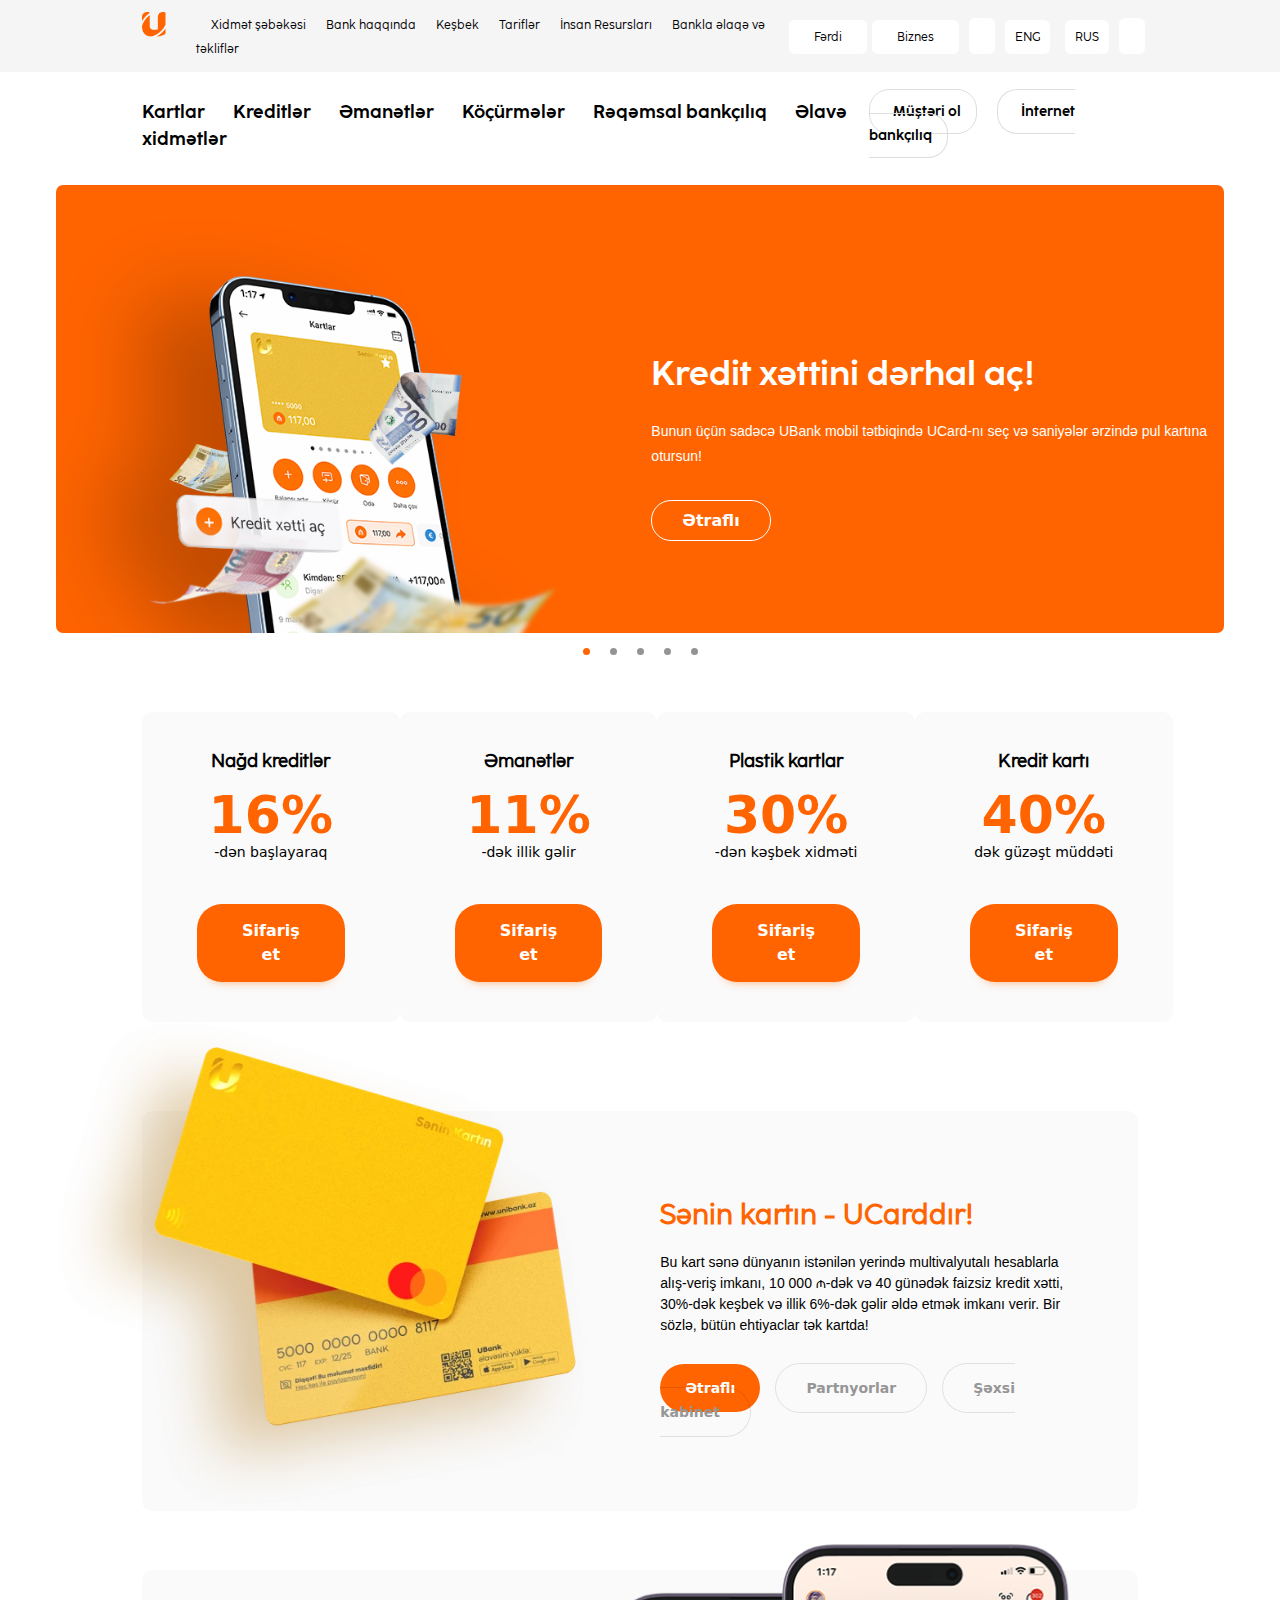
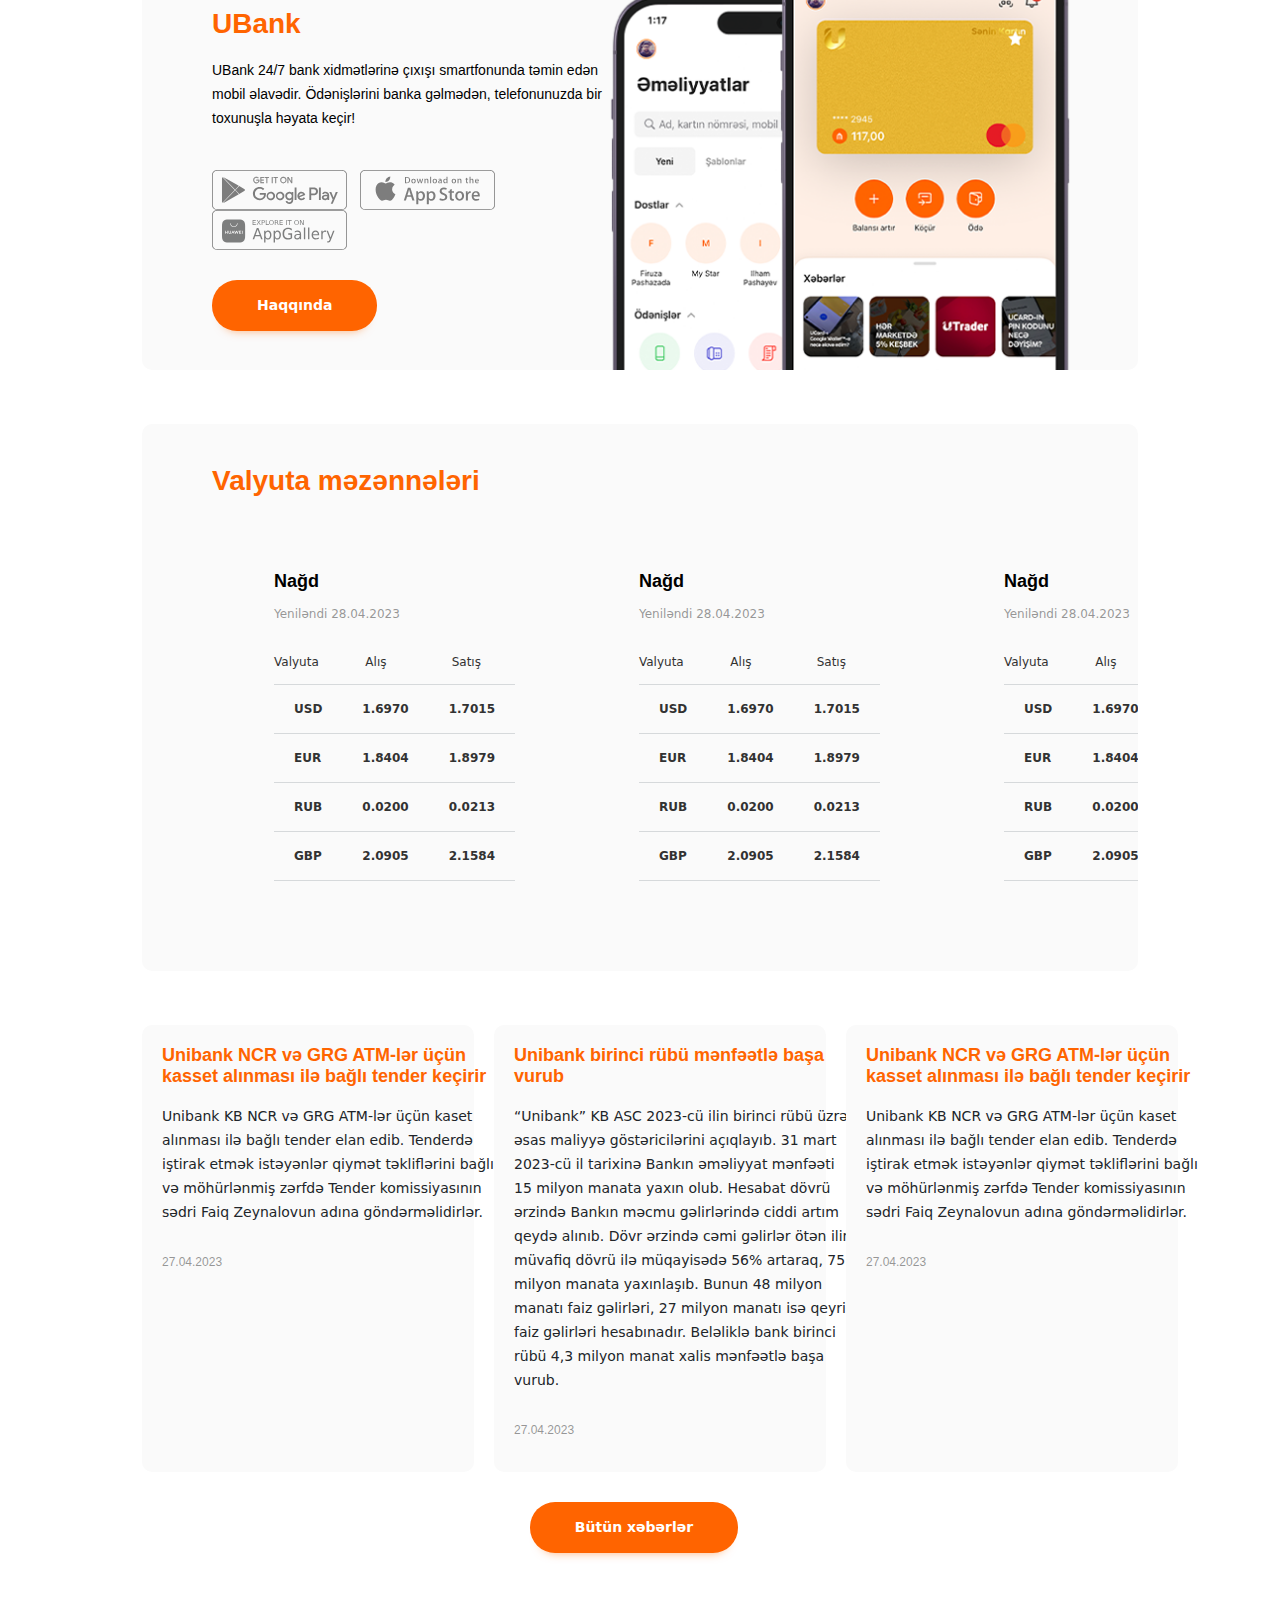
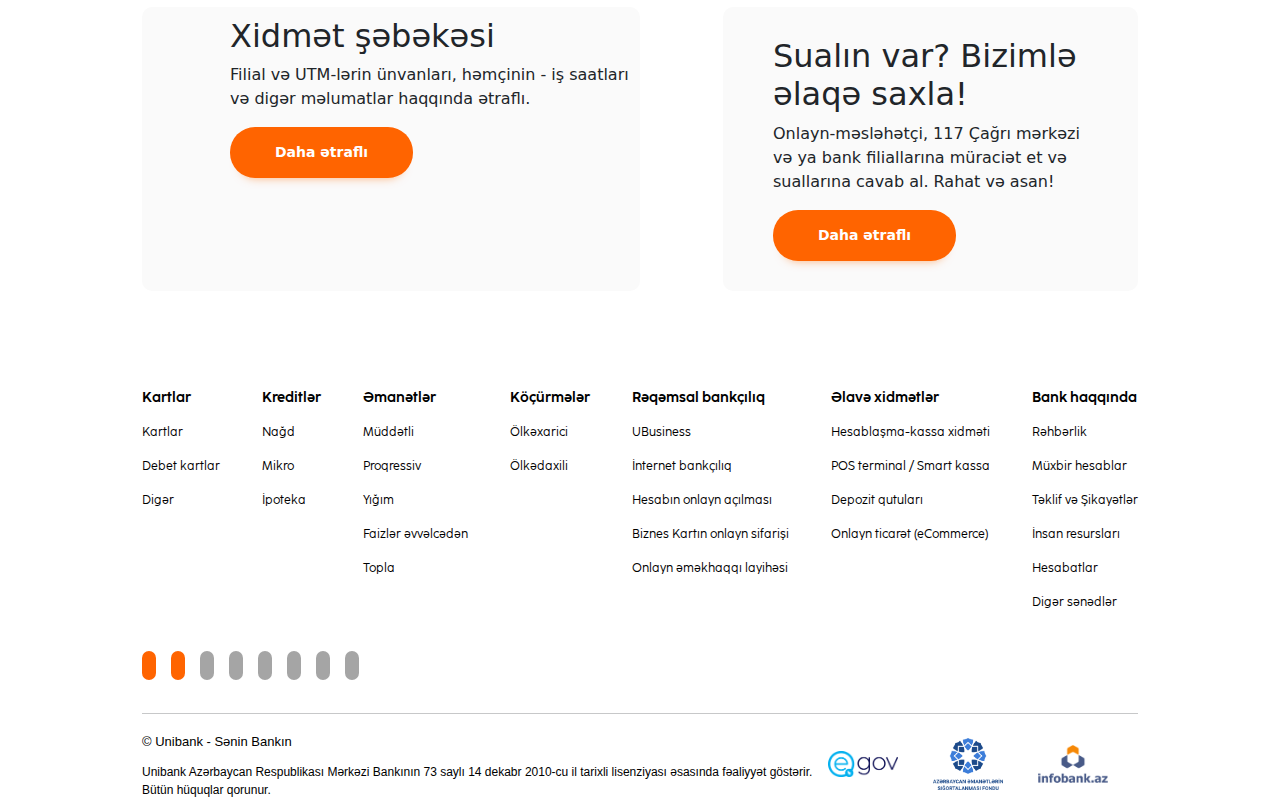
<file: index.html>
<!DOCTYPE html>
<html lang="en">

<head>
    <meta charset="UTF-8">
    <meta http-equiv="X-UA-Compatible" content="IE=edge">
    <meta name="viewport" content="width=device-width, initial-scale=1.0">
    <title>Unibank</title>
    <link rel="icon" href="https://seeklogo.com/images/U/unibank-logo-04080E55D7-seeklogo.com.png">
    <link rel="stylesheet" href="assets/bootstrap.css">
    <link rel="stylesheet" href="assets/style.css">
    <link rel="stylesheet" href="https://cdnjs.cloudflare.com/ajax/libs/font-awesome/6.4.0/css/all.min.css" integrity="sha512-iecdLmaskl7CVkqkXNQ/ZH/XLlvWZOJyj7Yy7tcenmpD1ypASozpmT/E0iPtmFIB46ZmdtAc9eNBvH0H/ZpiBw==" crossorigin="anonymous" referrerpolicy="no-referrer" />
</head>

<body>
    <header>
        <div class="all-top-header">
            <div class="container">
                <div class="top-header">
                    <div class="header-left">
                        <div class="logo">
                            <div class="tab-menu"><i class="fa-solid fa-bars-staggered"></i></div>
                            <a href="index.html"><img src="assets/images/logonew-orange1.webp" alt=""></a>
                            <a class="contact phone-num" href="">
                                <i class=" me-1 phone fa-solid fa-phone"></i> 117
                            </a>
                        </div>
                        <nav>
                            <a href="">Xidmət şəbəkəsi</a>
                            <a href="">Bank haqqında</a>
                            <a href="">Keşbek</a>
                            <a href="">Tariflər</a>
                            <a href="">İnsan Resursları</a>
                            <a href=""> Bankla əlaqə və təkliflər</a>
                        </nav>
                    </div>
                    <div class="header-right">
                        <a href="">Fərdi</a>
                        <a class="biz-nes" href="">Biznes</a>
                        <i class="mode fa-solid fa-sun"></i>
                        <span class="lang">ENG</span>
                        <span class="lang">RUS</span>
                        <i class="search fa-solid fa-magnifying-glass"></i>
                    </div>
                </div>
            </div>
        </div>
        <div class="container">
            <div class="bottom-header">
                <div class="bottom-left">
                    <a href="cards.html">Kartlar</a>
                    <a href="">Kreditlər</a>
                    <a href="">Əmanətlər</a>
                    <a href="">Köçürmələr</a>
                    <a href="">Rəqəmsal bankçılıq</a>
                    <a href="">Əlavə xidmətlər</a>
                </div>
                <div class="bottom-right">
                    <a href=""> <i class="me-2 fa-solid fa-user"></i> Müştəri ol</a>
                    <a href=""><i class="me-2 fa-solid fa-person-walking-arrow-right"></i> İnternet bankçılıq</a>
                </div>
            </div>
        </div>
    </header>

    <main>
        <section id="Carousel">
            <div class="conatiner">
                <div class="slider">
                    <div class="slide">
                        <div class="banner-img">
                            <img src="assets/images/1682404726kredit-xetti-ac1 (1).webp" alt="">
                        </div>
                        <div class="banner-text">
                            <div class="banner-header">
                                <h1>Kredit xəttini dərhal aç!</h1>
                                <span>Bunun üçün sadəcə UBank mobil tətbiqində UCard-nı seç və saniyələr ərzində pul
                                    kartına otursun!</span>
                            </div>
                            <div class="info-button">
                                <a href="">Ətraflı</a>
                            </div>
                        </div>
                    </div>
                    <div class="slide">
                        <div class="banner-img">
                            <img src="assets/images/1681193995200-azn-dovriyye.webp" alt="">
                        </div>
                        <div class="banner-text">
                            <div class="banner-header">
                                <h1>Ləğv olundu!</h1>
                                <span>
                                    Artıq UCard-la dünyanın istənilən yanacaqdoldurma, kafe-restoran və marketlərində 5%
                                    keşbek qazanmaq üçün 200 AZN dövriyyə tələbi yoxdur!
                                </span>
                            </div>
                            <div class="info-button">
                                <a href="">Ətraflı</a>
                            </div>
                        </div>
                    </div>
                    <div class="slide">
                        <div class="banner-img">
                            <img src="assets/images/16708419491664282439Toplabanner.webp" alt="">
                        </div>
                        <div class="banner-text">
                            <div class="banner-header">
                                <h1>Topla</h1>
                                <span>
                                    İstənilən arzunu reallaşdır! Hədəfinə ad ver və daxılına pul köçürməyə başla!
                                </span>
                            </div>
                            <div class="info-button">
                                <a href="">Ətraflı</a>
                            </div>
                        </div>
                    </div>

                    <div class="slide">
                        <div class="banner-img">
                            <img src="assets/images/1673854081cover-ne.webp" alt="">
                        </div>
                        <div class="banner-text">
                            <div class="banner-header">
                                <h1>Sənin kartın, sənin “art”ın!</h1>
                                <span>UBank-a daxil ol, Apple Wallet / Google Wallet™dakı Unibank kartlarını istədiyin
                                    dizayna dəyiş və hamıdan fərqli ol!</span>
                            </div>
                        </div>
                    </div>

                    <div class="slide">
                        <div class="banner-img">
                            <img src="assets/images/16703977791661845566digerbank.gif" alt="">
                        </div>
                        <div class="banner-text">
                            <div class="banner-header">
                                <h1>Kredit xəttini dərhal aç!</h1>
                                <span>Bunun üçün sadəcə UBank mobil tətbiqində UCard-nı seç və saniyələr ərzində pul
                                    kartına otursun!</span>
                            </div>
                            <div class="info-button">
                                <a href="">Ətraflı</a>
                            </div>
                        </div>
                    </div>

                    <div class="slide">
                        <div class="banner-img">
                            <img src="assets/images/1682404726kredit-xetti-ac1 (1).webp" alt="">
                        </div>
                        <div class="banner-text">
                            <div class="banner-header">
                                <h1>Ləğv olundu!</h1>
                                <span>
                                    Artıq UCard-la dünyanın istənilən yanacaqdoldurma, kafe-restoran və marketlərində 5%
                                    keşbek qazanmaq üçün 200 AZN dövriyyə tələbi yoxdur!
                                </span>
                            </div>
                            <div class="info-button">
                                <a href="">Ətraflı</a>
                            </div>
                        </div>
                    </div>
                    <button class="btn-slide prev"></button>
                    <button class="btn-slide next"></button>

                </div>
                <div class="dots-container">
                    <span class="dot active" data-slide="0"></span>
                    <span class="dot" data-slide="1"></span>
                    <span class="dot" data-slide="2"></span>
                    <span class="dot" data-slide="3"></span>
                    <span class="dot" data-slide="4"></span>
                </div>
            </div>
        </section>

        <section id="Statics">
            <div class="container">
                <div class="statics">
                    <div class="statics-box">
                        <div class="statics-caption">Nağd kreditlər</div>
                        <div class="statics-value">16%</div>
                        <div class="statics-text">-dən başlayaraq</div>
                        <div class="statics-button"><a href="">Sifariş et</a></div>
                    </div>
                    <div class="statics-box">
                        <div class="statics-caption">Əmanətlər</div>
                        <div class="statics-value">11%</div>
                        <div class="statics-text">-dək illik gəlir</div>
                        <div class="statics-button"><a href="">Sifariş et</a></div>
                    </div>
                    <div class="statics-box">
                        <div class="statics-caption">Plastik kartlar</div>
                        <div class="statics-value">30%</div>
                        <div class="statics-text">-dən kəşbek xidməti</div>
                        <div class="statics-button"><a href="">Sifariş et</a></div>
                    </div>
                    <div class="statics-box">
                        <div class="statics-caption">Kredit kartı</div>
                        <div class="statics-value">40%</div>
                        <div class="statics-text">dək güzəşt müddəti</div>
                        <div class="statics-button"><a href="">Sifariş et</a></div>
                    </div>
                </div>
            </div>
        </section>

        <section id="UCard">
            <div class="container">
                <div class="ucard-bar">
                    <div class="card-img">
                        <img src="assets/images/ucard.webp" alt="ucard">
                    </div>
                    <div class="card-description">
                        <div class="ucard-heading">
                            <h2>Sənin kartın - UCarddır!</h2>
                        </div>
                        <div class="ucard-text">
                            Bu kart sənə dünyanın istənilən yerində multivalyutalı hesablarla alış-veriş
                            imkanı, 10 000 ₼-dək və 40 günədək faizsiz kredit xətti, 30%-dək keşbek və illik 6%-dək
                            gəlir
                            əldə etmək imkanı verir. Bir sözlə, bütün ehtiyaclar tək kartda!
                        </div>
                        <div class="ucard-buttons">
                            <a href="">Ətraflı</a>
                            <a class="tr-btn" href="">Partnyorlar</a>
                            <a class="tr-btn" href="">Şəxsi kabinet</a>
                        </div>
                    </div>
                </div>
            </div>
        </section>
        <section id="AppBar">
            <div class="container">
                <div class="app-bar">
                    <div class="appbar-text">
                        <div class="appbar-heading">
                            <h1>UBank</h1>
                        </div>
                        <div class="appbar-description">
                            <span>
                                UBank 24/7 bank xidmətlərinə çıxışı smartfonunda təmin edən mobil əlavədir. Ödənişlərini
                                banka gəlmədən, telefonunuzda bir toxunuşla həyata keçir!
                            </span>
                        </div>
                        <div class="appbar-svg">
                            <a href="">
                                <svg xmlns="http://www.w3.org/2000/svg" width="135" height="40" viewBox="0 0 135 40">
                                    <g fill="none" fill-rule="evenodd" opacity=".497">
                                        <g fill="#000">
                                            <g>
                                                <g>
                                                    <g>
                                                        <path fill-rule="nonzero"
                                                            d="M130 .8c1.114 0 2.183.442 2.97 1.23.787.788 1.23 1.856 1.23 2.97v30c0 1.114-.442 2.182-1.23 2.97-.787.788-1.856 1.23-2.97 1.23H5c-1.114 0-2.182-.443-2.97-1.23C1.243 37.182.8 36.114.8 35V5c0-1.114.442-2.182 1.23-2.97C2.818 1.243 3.886.8 5 .8h125zm0-.8H5C3.674 0 2.402.527 1.464 1.464.527 2.402 0 3.674 0 5v30c0 1.326.527 2.598 1.464 3.536C2.402 39.473 3.674 40 5 40h125c1.326 0 2.598-.527 3.536-1.464.937-.938 1.464-2.21 1.464-3.536V5c0-1.326-.527-2.598-1.464-3.536C132.598.527 131.326 0 130 0z"
                                                            transform="translate(-377 -1058) translate(165 920.317) translate(65 84.683) translate(147 53)" />
                                                        <path fill-rule="nonzero"
                                                            d="M68.14 21.75c-.84.004-1.66.257-2.356.726-.696.47-1.238 1.134-1.556 1.911-.319.777-.4 1.631-.234 2.454.167.823.573 1.579 1.168 2.171.595.593 1.352.995 2.176 1.158.824.162 1.678.077 2.453-.246.775-.322 1.438-.866 1.904-1.565.466-.698.715-1.52.715-2.359.008-.562-.097-1.12-.309-1.64-.212-.521-.527-.994-.925-1.39-.398-.397-.872-.71-1.394-.919-.521-.21-1.08-.312-1.642-.301zm0 6.83c-.516.036-1.032-.084-1.479-.345-.447-.26-.806-.65-1.03-1.117-.222-.467-.3-.99-.222-1.502.08-.512.31-.988.662-1.367.353-.379.81-.643 1.316-.758.504-.115 1.032-.076 1.514.113s.897.518 1.188.946c.293.427.45.932.451 1.45.016.328-.034.656-.146.964-.113.309-.286.592-.51.832-.223.24-.493.434-.793.569-.3.134-.623.207-.951.215zm-9.31-6.83c-.84.002-1.66.253-2.358.721-.698.468-1.241 1.133-1.561 1.91-.32.776-.403 1.63-.238 2.454.165.824.57 1.58 1.165 2.174.595.593 1.352.997 2.177 1.16.824.163 1.678.078 2.454-.244.776-.321 1.439-.866 1.905-1.565.467-.699.716-1.52.716-2.36.008-.562-.097-1.12-.309-1.64-.212-.521-.526-.994-.925-1.39-.398-.397-.872-.71-1.394-.919-.522-.21-1.08-.312-1.642-.301h.01zm0 6.83c-.517.038-1.033-.08-1.481-.34-.449-.259-.809-.647-1.034-1.114-.224-.467-.303-.99-.226-1.503.077-.512.306-.99.658-1.37.352-.38.81-.645 1.316-.76.505-.116 1.033-.078 1.515.11.483.19.898.518 1.19.946.293.427.45.933.452 1.451.016.328-.034.656-.146.964-.113.309-.286.592-.51.832-.224.24-.493.434-.793.569-.3.134-.623.207-.951.215h.01zm-11.09-5.52v1.8h4.32c-.068.848-.42 1.648-1 2.27-.432.44-.952.785-1.525 1.012-.574.228-1.189.333-1.805.308-1.273 0-2.494-.506-3.394-1.406-.9-.9-1.406-2.12-1.406-3.394 0-1.273.506-2.494 1.406-3.394.9-.9 2.12-1.406 3.394-1.406 1.218-.02 2.394.444 3.27 1.29l1.27-1.27c-.592-.599-1.297-1.073-2.075-1.394-.779-.322-1.613-.483-2.455-.476-.889-.035-1.776.11-2.607.427-.832.316-1.591.797-2.232 1.414-.641.617-1.152 1.357-1.5 2.175-.348.819-.528 1.7-.528 2.589 0 .89.18 1.77.528 2.589.348.818.859 1.558 1.5 2.175.641.617 1.4 1.098 2.232 1.414.831.316 1.718.462 2.607.427.856.039 1.71-.106 2.505-.426.796-.319 1.513-.804 2.105-1.424 1.048-1.151 1.607-2.664 1.56-4.22.003-.379-.03-.757-.1-1.13l-6.07.05zm45.31 1.4c-.26-.767-.749-1.437-1.399-1.921s-1.431-.76-2.241-.789c-.547-.001-1.088.11-1.59.326-.503.217-.956.534-1.33.933-.376.398-.665.869-.85 1.383-.186.515-.264 1.062-.23 1.608-.012.559.089 1.115.296 1.634.207.519.517.99.91 1.388.395.396.865.71 1.383.92.517.212 1.072.316 1.631.308.7.004 1.389-.166 2.007-.494.617-.328 1.144-.804 1.533-1.386l-1.45-1c-.216.36-.522.66-.89.866-.366.207-.78.315-1.2.314-.433.017-.861-.098-1.229-.328-.367-.23-.657-.565-.831-.962l5.69-2.35-.21-.45zm-5.8 1.42c-.02-.31.021-.62.123-.913.1-.293.26-.562.466-.793.207-.231.457-.419.737-.552.28-.132.585-.208.894-.222.323-.021.644.053.925.213s.509.399.655.687l-3.8 1.58zM82.63 30h1.87V17.5h-1.87V30zm-3.06-7.3h-.07c-.282-.315-.627-.567-1.013-.74-.386-.172-.804-.26-1.227-.26-1.093.053-2.123.524-2.878 1.317-.755.792-1.176 1.844-1.176 2.938s.421 2.146 1.176 2.938c.755.793 1.785 1.264 2.878 1.317.424.007.844-.079 1.231-.252.387-.172.731-.428 1.009-.748h.06v.61c0 1.63-.87 2.5-2.27 2.5-.466-.01-.919-.16-1.3-.43-.381-.268-.673-.644-.84-1.08l-1.63.68c.307.746.83 1.384 1.501 1.831.672.447 1.462.684 2.269.68 2.19 0 4-1.291 4-4.431V22h-1.72v.7zm-2.14 5.88c-.645-.057-1.246-.353-1.683-.83-.437-.478-.68-1.102-.68-1.75 0-.648.243-1.272.68-1.75.437-.477 1.038-.773 1.683-.83.32.016.633.097.921.236.289.14.546.335.758.576.212.24.373.52.474.824.102.304.141.625.117.944.028.32-.01.644-.112.95-.101.305-.263.587-.476.828-.213.24-.473.436-.764.574-.29.138-.606.216-.928.228h.01zm24.38-11.08h-4.47V30h1.87v-4.74h2.61c.533.038 1.068-.034 1.572-.211.504-.178.966-.457 1.357-.822.391-.364.703-.804.917-1.294.213-.49.323-1.019.323-1.553s-.11-1.063-.323-1.553c-.214-.49-.526-.93-.917-1.295-.39-.364-.853-.643-1.357-.82-.504-.178-1.039-.25-1.572-.212h-.01zm0 6H99.2v-4.26h2.65c.569 0 1.114.226 1.517.628.402.402.628.948.628 1.517s-.226 1.114-.628 1.517c-.403.402-.948.628-1.517.628l-.04-.03zm11.53-1.8c-.68-.04-1.359.118-1.95.458-.592.34-1.071.844-1.38 1.452l1.66.69c.164-.302.411-.55.713-.713.302-.163.645-.235.987-.207.237-.028.478-.008.707.058.23.067.444.178.63.328.187.15.341.335.455.545.114.21.184.441.208.679v.13c-.6-.318-1.27-.483-1.95-.48-1.79 0-3.6 1-3.6 2.81.018.386.113.764.279 1.113.167.349.401.66.69.917.29.256.627.452.993.576.365.123.753.172 1.138.144.47.034.942-.06 1.364-.27.423-.212.78-.533 1.036-.93h.06v1h1.8v-4.81c0-2.19-1.66-3.46-3.79-3.46l-.05-.03zm-.23 6.85c-.61 0-1.46-.31-1.46-1.06 0-1 1.06-1.33 2-1.33.594-.015 1.181.13 1.7.42-.063.541-.319 1.042-.721 1.41-.403.367-.924.577-1.469.59l-.05-.03zM123.74 22l-2.14 5.42h-.06L119.32 22h-2l3.33 7.58-1.9 4.21h1.95L125.82 22h-2.08zm-16.81 8h1.87V17.5h-1.87V30zM47.358 10.303c.017.366-.041.733-.17 1.076-.129.344-.326.658-.58.924-.284.294-.627.526-1.006.679-.379.153-.786.225-1.194.21-.62-.004-1.225-.192-1.739-.54-.514-.346-.914-.837-1.15-1.41-.236-.574-.297-1.204-.176-1.812.12-.609.418-1.168.855-1.607.287-.294.631-.525 1.011-.68.38-.154.788-.23 1.199-.22.422-.002.84.083 1.23.25.361.145.684.375.94.67l-.53.53c-.2-.238-.452-.426-.737-.549-.284-.123-.594-.178-.903-.162-.313-.001-.622.06-.91.181-.288.121-.549.3-.766.523-.218.225-.388.49-.5.782-.113.291-.165.602-.154.915-.007.466.125.923.378 1.315.253.391.617.699 1.045.884.427.185.9.239 1.36.155.458-.083.881-.3 1.217-.624.307-.334.485-.767.5-1.22h-2.17v-.72h2.91c.026.148.04.299.04.45zm4.58-2.5h-2.7v1.9h2.46v.72h-2.46v1.9h2.7v.74h-3.5v-6h3.5v.74zm3.28 5.26h-.77v-5.26h-1.68v-.74h4.17v.74h-1.72v5.26zm4.66 0v-6h.77v6h-.77zm4.19 0h-.77v-5.26h-1.68v-.74h4.12v.74h-1.67v5.26zm9.48-.78c-.585.58-1.376.907-2.2.907-.825 0-1.615-.326-2.2-.907-.569-.602-.885-1.398-.885-2.226 0-.827.316-1.623.884-2.225.289-.29.632-.52 1.01-.677.377-.158.782-.239 1.19-.239.41 0 .814.081 1.192.239.378.157.72.387 1.008.677.571.6.89 1.397.89 2.225 0 .829-.319 1.625-.89 2.226zm-3.83-.5c.433.43 1.019.673 1.63.673.61 0 1.196-.242 1.63-.673.427-.471.663-1.085.663-1.72 0-.636-.236-1.25-.663-1.72-.434-.432-1.02-.674-1.63-.674-.611 0-1.197.242-1.63.673-.427.471-.664 1.085-.664 1.72 0 .636.237 1.25.663 1.72zm5.8 1.28v-6h.94l2.92 4.67v-4.67h.77v6h-.8l-3.05-4.89v4.89h-.78z"
                                                            transform="translate(-377 -1058) translate(165 920.317) translate(65 84.683) translate(147 53)" />
                                                        <path
                                                            d="M71.347 7.016c-.395 0-.787.079-1.153.231-.365.152-.696.375-.975.655-.55.583-.856 1.354-.856 2.155 0 .802.306 1.573.856 2.156.566.562 1.331.877 2.129.877.797 0 1.563-.315 2.128-.877.552-.582.86-1.353.86-2.155 0-.803-.308-1.574-.86-2.156-.278-.28-.61-.503-.975-.655-.366-.152-.758-.23-1.154-.23zm-1.23.046c.39-.162.809-.246 1.23-.246.423 0 .84.084 1.23.246.39.163.744.4 1.042.7l.001.002c.588.619.916 1.44.916 2.293 0 .854-.328 1.675-.916 2.294l-.002.002c-.603.6-1.42.937-2.27.937-.851 0-1.667-.337-2.271-.937l-.002-.002c-.586-.62-.913-1.44-.913-2.294 0-.853.327-1.673.913-2.293l.002-.002c.297-.3.651-.537 1.04-.7zm-25.712-.04c-.396-.008-.79.064-1.158.214-.367.15-.7.373-.978.656v.001c-.424.426-.712.967-.828 1.556-.117.589-.058 1.2.17 1.754.23.556.617 1.03 1.114 1.367.497.336 1.083.518 1.683.522h.003c.395.015.788-.055 1.154-.203.366-.148.697-.371.97-.656.245-.255.435-.558.56-.889.123-.33.18-.684.163-1.037l.1-.005h-.1c0-.117-.009-.234-.026-.35h-2.724v.52h2.173l-.003.104c-.016.477-.203.933-.527 1.284l-.004.005c-.35.337-.79.564-1.269.65-.478.088-.971.031-1.417-.162-.446-.192-.825-.513-1.089-.921-.264-.407-.4-.883-.394-1.369-.011-.324.043-.648.16-.951.117-.304.295-.581.522-.815.227-.234.499-.42.8-.546.299-.126.62-.19.945-.189.324-.017.648.041.946.17.266.115.504.284.701.495l.388-.388c-.235-.25-.521-.445-.84-.574h-.002c-.376-.161-.78-.244-1.19-.242h-.003zm3.053 3.278c.017.38-.043.759-.176 1.115-.134.356-.339.682-.602.957-.294.304-.648.544-1.04.703-.392.158-.812.232-1.235.218-.639-.006-1.262-.2-1.792-.557-.53-.358-.943-.865-1.186-1.457-.244-.591-.307-1.241-.183-1.869.125-.627.432-1.204.882-1.658.297-.303.653-.541 1.046-.701.392-.16.813-.238 1.237-.229.435 0 .866.087 1.267.258.376.152.71.39.977.697l.061.07-.673.673-.07-.083c-.19-.226-.429-.404-.7-.521-.27-.117-.564-.17-.858-.154h-.006c-.299 0-.595.058-.87.174-.276.115-.525.286-.734.5-.208.215-.37.469-.478.748-.108.279-.158.576-.147.875v.005c-.007.446.12.884.362 1.26.242.374.59.669 1 .846.41.177.863.23 1.302.15.439-.08.843-.288 1.164-.597.267-.29.43-.66.465-1.05h-2.163v-.92H47.4l.015.082c.028.153.042.31.042.465zm.88-3.338h3.7v.94h-2.7v1.7h2.46v.92h-2.46v1.7h2.7v.94h-3.7v-6.2zm.2.2v5.8h3.3v-.54h-2.7v-2.1h2.46v-.52h-2.46v-2.1h2.7v-.54h-3.3zm4.13-.2h4.37v.94h-1.72v5.26h-.97v-5.26h-1.68v-.94zm.2.2v.54h1.68v5.26h.57v-5.26h1.72v-.54h-3.97zm6.91-.2h.97v6.2h-.97v-6.2zm.2.2v5.8h.57v-5.8h-.57zm1.54-.2h4.32v.94h-1.67v5.26h-.97v-5.26h-1.68v-.94zm.2.2v.54h1.68v5.26h.57v-5.26h1.67v-.54h-3.92zm13.7-.2h1.095l2.764 4.422V6.963h.97v6.2h-.955l-2.895-4.641v4.64h-.98v-6.2zm.2.2v5.8h.58V7.824l3.205 5.14h.644v-5.8h-.57v4.918l-3.075-4.918h-.784zm-5.971 1.11c.452-.45 1.063-.703 1.7-.703.638 0 1.25.253 1.701.703l.004.003c.444.49.69 1.127.69 1.787 0 .661-.246 1.298-.69 1.788l-.004.003c-.451.45-1.063.703-1.7.703-.638 0-1.25-.253-1.701-.703l.07-.07-.073.067c-.445-.49-.69-1.127-.69-1.787 0-.661.245-1.298.69-1.788l.003-.003zm.143 3.441c.414.412.974.643 1.557.643.584 0 1.144-.231 1.558-.643.41-.452.636-1.04.636-1.65 0-.61-.226-1.2-.636-1.651-.414-.412-.974-.643-1.558-.643-.583 0-1.143.231-1.557.643-.41.452-.636 1.04-.636 1.65 0 .61.227 1.2.636 1.651z"
                                                            transform="translate(-377 -1058) translate(165 920.317) translate(65 84.683) translate(147 53)" />
                                                        <path fill-rule="nonzero"
                                                            d="M10.495 32.698l12.25-12.706L10.506 7.31c-.326.197-.529.654-.529 1.253v22.895c.005.599.2 1.023.52 1.241zM23.185 19.641l3.649-3.785-14.86-8.452c-.25-.15-.535-.23-.824-.23L23.183 19.64l.002.001zM23.185 20.345l-12.072 12.52c.303.006.601-.076.862-.236l14.89-8.475-3.68-3.81zM32.217 18.923l-4.945-2.818-3.749 3.889 3.777 3.913 4.916-2.81c1.045-.598 1.045-1.58.001-2.174z"
                                                            transform="translate(-377 -1058) translate(165 920.317) translate(65 84.683) translate(147 53)" />
                                                    </g>
                                                </g>
                                            </g>
                                        </g>
                                    </g>
                                </svg>
                            </a>
                            <a href="">
                                <svg xmlns="http://www.w3.org/2000/svg" width="135" height="40" viewBox="0 0 135 40">
                                    <g fill="none" fill-rule="evenodd" opacity=".497">
                                        <g fill="#000" fill-rule="nonzero">
                                            <g>
                                                <g>
                                                    <g>
                                                        <path
                                                            d="M130 .8c1.114 0 2.183.442 2.97 1.23.787.788 1.23 1.856 1.23 2.97v30c0 1.114-.442 2.182-1.23 2.97-.787.788-1.856 1.23-2.97 1.23H5c-1.114 0-2.182-.443-2.97-1.23C1.243 37.182.8 36.114.8 35V5c0-1.114.442-2.182 1.23-2.97C2.818 1.243 3.886.8 5 .8h125zm0-.8H5C3.674 0 2.402.527 1.464 1.464.527 2.402 0 3.674 0 5v30c0 1.326.527 2.598 1.464 3.536C2.402 39.473 3.674 40 5 40h125c1.326 0 2.598-.527 3.536-1.464.937-.938 1.464-2.21 1.464-3.536V5c0-1.326-.527-2.598-1.464-3.536C132.598.527 131.326 0 130 0z"
                                                            transform="translate(-230 -1058) translate(165 920.317) translate(65 84.683) translate(0 53)" />
                                                        <path
                                                            d="M32.113 19.313c-.028-3.07 2.514-4.565 2.63-4.634-1.44-2.1-3.67-2.386-4.455-2.41-1.874-.196-3.692 1.122-4.647 1.122-.973 0-2.443-1.102-4.028-1.07-2.04.032-3.947 1.212-4.993 3.046-2.159 3.737-.549 9.23 1.52 12.252 1.035 1.48 2.244 3.131 3.826 3.073 1.549-.064 2.127-.987 3.996-.987 1.85 0 2.394.987 4.008.95 1.662-.027 2.708-1.486 3.706-2.98 1.196-1.695 1.676-3.366 1.695-3.451-.039-.014-3.227-1.23-3.258-4.911zM29.064 10.282c.833-1.041 1.402-2.458 1.244-3.896-1.205.054-2.712.834-3.58 1.853-.768.897-1.454 2.368-1.277 3.752 1.354.1 2.744-.684 3.613-1.709zM54.52 30.48h-2.164l-1.185-3.725h-4.12l-1.13 3.725h-2.106l4.082-12.68h2.52l4.103 12.68zm-3.707-5.287l-1.072-3.311c-.113-.339-.325-1.135-.639-2.39h-.038c-.125.54-.326 1.337-.602 2.39l-1.053 3.31h3.404zM65.017 25.796c0 1.555-.42 2.784-1.26 3.686-.754.803-1.688 1.204-2.804 1.204-1.205 0-2.07-.432-2.597-1.297h-.038v4.816h-2.031v-9.858c0-.978-.026-1.981-.075-3.01h1.786l.114 1.449h.038c.677-1.092 1.705-1.637 3.085-1.637 1.078 0 1.979.426 2.7 1.279.721.853 1.082 1.976 1.082 3.368zm-2.07.074c0-.89-.2-1.623-.602-2.2-.44-.603-1.03-.904-1.768-.904-.502 0-.957.168-1.364.498-.408.334-.675.77-.8 1.308-.062.252-.094.458-.094.62v1.524c0 .665.204 1.226.612 1.685.408.458.938.687 1.59.687.764 0 1.36-.296 1.786-.885.427-.59.64-1.367.64-2.333zM75.533 25.796c0 1.555-.42 2.784-1.262 3.686-.752.803-1.686 1.204-2.802 1.204-1.204 0-2.069-.432-2.595-1.297h-.038v4.816h-2.032v-9.858c0-.978-.025-1.981-.075-3.01h1.787l.113 1.449h.038c.677-1.092 1.704-1.637 3.085-1.637 1.078 0 1.978.426 2.7 1.279.72.853 1.081 1.976 1.081 3.368zm-2.07.074c0-.89-.2-1.623-.603-2.2-.439-.603-1.027-.904-1.767-.904-.502 0-.957.168-1.365.498-.407.334-.673.77-.798 1.308-.062.252-.094.458-.094.62v1.524c0 .665.203 1.226.61 1.685.407.457.937.687 1.59.687.766 0 1.361-.296 1.787-.885.427-.59.64-1.367.64-2.333zM87.29 26.924c0 1.079-.374 1.956-1.126 2.634-.826.74-1.976 1.11-3.453 1.11-1.365 0-2.459-.264-3.287-.79l.471-1.694c.892.54 1.87.81 2.936.81.766 0 1.36-.173 1.789-.518.426-.345.638-.808.638-1.385 0-.515-.175-.948-.527-1.3-.35-.352-.933-.678-1.75-.98-2.22-.828-3.328-2.041-3.328-3.636 0-1.043.389-1.897 1.167-2.562.776-.666 1.81-.999 3.104-.999 1.154 0 2.113.201 2.878.602l-.508 1.656c-.715-.389-1.523-.583-2.426-.583-.715 0-1.274.176-1.674.527-.338.313-.508.696-.508 1.148 0 .501.193.916.582 1.242.339.3.953.627 1.845.978 1.09.44 1.893.953 2.408 1.542.513.587.77 1.321.77 2.198zM94.007 22.861h-2.239v4.44c0 1.128.394 1.692 1.185 1.692.363 0 .665-.031.903-.094l.056 1.543c-.4.15-.928.225-1.58.225-.803 0-1.43-.245-1.882-.734-.45-.49-.678-1.311-.678-2.465v-4.609H88.44v-1.524h1.334V19.66l1.995-.603v2.277h2.239v1.526zM104.11 25.833c0 1.405-.403 2.56-1.205 3.462-.841.929-1.958 1.392-3.35 1.392-1.341 0-2.41-.445-3.206-1.335-.797-.89-1.195-2.014-1.195-3.367 0-1.417.41-2.578 1.232-3.48.82-.903 1.928-1.355 3.32-1.355 1.341 0 2.42.445 3.235 1.336.78.864 1.168 1.98 1.168 3.347zm-2.108.066c0-.843-.18-1.567-.545-2.17-.426-.73-1.035-1.094-1.824-1.094-.816 0-1.437.365-1.862 1.094-.365.604-.545 1.339-.545 2.208 0 .843.18 1.566.545 2.168.439.73 1.052 1.094 1.844 1.094.776 0 1.384-.371 1.824-1.113.374-.614.563-1.345.563-2.187zM110.713 23.123c-.202-.037-.416-.056-.641-.056-.715 0-1.267.27-1.656.81-.338.476-.508 1.078-.508 1.805v4.798h-2.03l.019-6.264c0-1.054-.026-2.013-.076-2.878h1.769l.074 1.749h.057c.214-.601.552-1.085 1.015-1.448.453-.327.941-.49 1.468-.49.188 0 .358.013.509.037v1.937zM119.797 25.476c0 .364-.023.67-.074.921h-6.094c.023.903.318 1.594.884 2.07.514.426 1.178.64 1.993.64.903 0 1.726-.144 2.466-.433l.319 1.41c-.866.378-1.887.565-3.066.565-1.417 0-2.53-.417-3.34-1.25-.808-.834-1.213-1.954-1.213-3.358 0-1.379.376-2.527 1.13-3.443.789-.977 1.855-1.466 3.197-1.466 1.317 0 2.315.489 2.992 1.466.537.777.806 1.737.806 2.878zm-1.937-.527c.014-.602-.119-1.123-.394-1.562-.352-.565-.892-.847-1.62-.847-.663 0-1.204.275-1.616.828-.338.44-.54.966-.601 1.58h4.231zM50.142 10c0 1.12-.336 1.965-1.008 2.532-.622.523-1.507.785-2.652.785-.568 0-1.054-.025-1.46-.074V7.115c.53-.086 1.102-.13 1.72-.13 1.09 0 1.913.238 2.467.712.621.537.933 1.304.933 2.302zm-1.053.027c0-.727-.192-1.284-.577-1.673-.385-.388-.947-.582-1.688-.582-.314 0-.582.02-.804.064v4.659c.123.019.348.027.675.027.764 0 1.354-.212 1.769-.637.415-.425.625-1.044.625-1.858zM55.724 10.979c0 .69-.197 1.257-.591 1.7-.414.457-.962.685-1.646.685-.66 0-1.184-.219-1.576-.657-.39-.437-.586-.989-.586-1.654 0-.695.201-1.266.605-1.71.404-.442.947-.664 1.632-.664.659 0 1.189.218 1.59.655.381.425.572.974.572 1.645zm-1.035.032c0-.414-.09-.77-.268-1.066-.21-.358-.508-.537-.896-.537-.4 0-.706.179-.915.537-.18.296-.268.657-.268 1.084 0 .415.09.77.268 1.066.216.359.517.538.906.538.381 0 .68-.182.895-.547.185-.302.278-.66.278-1.075zM63.21 8.77l-1.406 4.492h-.914l-.582-1.95c-.148-.488-.268-.972-.362-1.452h-.018c-.086.494-.206.977-.36 1.451l-.62 1.95h-.924l-1.322-4.49h1.026l.508 2.134c.123.505.224.987.305 1.442h.018c.074-.375.197-.854.37-1.432l.638-2.144h.814l.61 2.098c.148.512.268 1.004.36 1.479h.028c.068-.462.17-.955.305-1.479l.545-2.098h.981zM68.386 13.262h-.998v-2.573c0-.793-.301-1.189-.906-1.189-.296 0-.535.109-.72.327-.184.218-.278.475-.278.77v2.664h-.998v-3.207c0-.395-.013-.823-.037-1.286h.878l.047.702h.027c.117-.218.29-.398.518-.542.27-.167.573-.252.905-.252.42 0 .768.135 1.045.407.345.332.517.829.517 1.488v2.69zM71.14 13.262L70.142 13.262 70.142 6.709 71.14 6.709zM77.019 10.979c0 .69-.198 1.257-.592 1.7-.413.457-.962.685-1.646.685-.66 0-1.185-.219-1.575-.657-.391-.437-.587-.989-.587-1.654 0-.695.202-1.266.605-1.71.405-.442.948-.664 1.631-.664.66 0 1.189.218 1.591.655.382.425.573.974.573 1.645zm-1.037.032c0-.414-.09-.77-.268-1.066-.208-.358-.508-.537-.895-.537-.401 0-.707.179-.915.537-.179.296-.268.657-.268 1.084 0 .415.09.77.268 1.066.216.359.517.538.906.538.381 0 .68-.182.895-.547.186-.302.277-.66.277-1.075zM81.851 13.262h-.897l-.073-.518h-.028c-.307.413-.744.62-1.312.62-.424 0-.767-.137-1.025-.407-.235-.246-.352-.552-.352-.915 0-.549.228-.967.689-1.257.459-.29 1.105-.431 1.937-.425v-.083c0-.592-.31-.887-.933-.887-.443 0-.834.111-1.17.332l-.204-.655c.418-.259.933-.388 1.54-.388 1.175 0 1.763.62 1.763 1.858v1.654c0 .448.022.806.065 1.07zm-1.037-1.544v-.693c-1.1-.019-1.651.283-1.651.906 0 .234.063.41.19.527.13.117.293.175.489.175.22 0 .424-.07.61-.208.188-.139.304-.315.346-.532.01-.048.016-.107.016-.175zM87.525 13.262h-.886l-.046-.722h-.029c-.282.55-.765.824-1.442.824-.541 0-.992-.213-1.349-.638-.357-.425-.535-.976-.535-1.654 0-.727.193-1.316.581-1.765.377-.42.838-.63 1.387-.63.603 0 1.025.204 1.265.61h.02V6.71h.999v5.343c0 .437.011.84.035 1.21zm-1.034-1.895v-.748c0-.13-.01-.235-.028-.315-.057-.24-.177-.442-.361-.605-.186-.163-.41-.245-.668-.245-.373 0-.665.148-.879.444-.213.297-.32.675-.32 1.137 0 .444.102.804.307 1.081.216.296.508.444.872.444.329 0 .59-.123.79-.37.192-.228.287-.502.287-.822zM96.066 10.979c0 .69-.198 1.257-.592 1.7-.414.457-.96.685-1.646.685-.658 0-1.183-.219-1.576-.657-.39-.437-.586-.989-.586-1.654 0-.695.202-1.266.605-1.71.404-.442.947-.664 1.633-.664.658 0 1.189.218 1.589.655.38.425.573.974.573 1.645zm-1.035.032c0-.414-.09-.77-.268-1.066-.21-.358-.508-.537-.897-.537-.4 0-.705.179-.915.537-.18.296-.268.657-.268 1.084 0 .415.09.77.268 1.066.216.359.517.538.906.538.381 0 .681-.182.896-.547.184-.302.278-.66.278-1.075zM101.434 13.262h-.997v-2.573c0-.793-.301-1.189-.906-1.189-.297 0-.536.109-.721.327-.184.218-.277.475-.277.77v2.664h-1v-3.207c0-.395-.011-.823-.035-1.286h.877l.046.702h.028c.117-.218.29-.398.517-.542.272-.167.574-.252.907-.252.418 0 .766.135 1.044.407.346.332.517.829.517 1.488v2.69zM108.154 9.518h-1.1V11.7c0 .555.196.832.583.832.18 0 .327-.015.445-.047l.026.758c-.198.074-.457.111-.776.111-.394 0-.701-.12-.923-.36-.223-.24-.334-.644-.334-1.211V9.518h-.656V8.77h.656v-.823l.979-.295v1.117h1.1v.75zM113.44 13.262h-.999v-2.554c0-.805-.301-1.208-.904-1.208-.463 0-.78.233-.953.7-.03.099-.047.219-.047.36v2.7h-.997V6.71h.997v2.706h.02c.314-.492.765-.738 1.349-.738.413 0 .755.135 1.027.407.338.338.508.84.508 1.506v2.67zM118.894 10.803c0 .18-.013.33-.037.453h-2.995c.013.444.156.782.434 1.017.253.21.58.314.98.314.443 0 .847-.07 1.21-.212l.157.693c-.425.185-.927.278-1.507.278-.696 0-1.243-.205-1.64-.615-.398-.41-.595-.96-.595-1.65 0-.677.183-1.24.554-1.69.387-.48.91-.72 1.57-.72.646 0 1.137.24 1.469.72.267.38.4.852.4 1.412zm-.953-.258c.008-.296-.059-.551-.194-.767-.173-.277-.437-.416-.794-.416-.326 0-.592.135-.795.407-.165.216-.264.474-.296.776h2.079z"
                                                            transform="translate(-230 -1058) translate(165 920.317) translate(65 84.683) translate(0 53)" />
                                                    </g>
                                                </g>
                                            </g>
                                        </g>
                                    </g>
                                </svg>
                            </a>
                            <a href="">
                                <?xml version="1.0" encoding="UTF-8"?>
                                <svg width="135px" height="40px" viewBox="0 0 135 40" version="1.1"
                                    xmlns="http://www.w3.org/2000/svg" xmlns:xlink="http://www.w3.org/1999/xlink">
                                    <title>ag download</title>
                                    <g id="Web" stroke="none" stroke-width="1" fill="none" fill-rule="evenodd"
                                        opacity="0.496837798">
                                        <g id="Homepage-NEW" transform="translate(-520.000000, -1058.000000)">
                                            <g id="uBank" transform="translate(165.000000, 920.317073)">
                                                <g id="Unibank-Mobile" transform="translate(65.000000, 84.682927)">
                                                    <g id="ag-download" transform="translate(290.000000, 53.000000)">
                                                        <g id="Group" fill="#000000" fill-rule="nonzero">
                                                            <path
                                                                d="M130,0.8 C131.11375,0.8 132.1825,1.2425 132.97,2.03015 C133.7575,2.81780625 134.2,3.88609375 134.2,5 L134.2,35 C134.2,36.1139375 133.7575,37.1821875 132.97,37.969875 C132.1825,38.7575 131.11375,39.2 130,39.2 L5,39.2 C3.88609375,39.2 2.81780625,38.7575 2.03015,37.969875 C1.2425,37.1821875 0.8,36.1139375 0.8,35 L0.8,5 C0.8,3.88609375 1.2425,2.81780625 2.03015,2.03015 C2.81780625,1.2425 3.88609375,0.8 5,0.8 L130,0.8 Z M130,0 L5,0 C3.67391875,0 2.40215,0.526784375 1.46446875,1.46446875 C0.526784375,2.40215 0,3.67391875 0,5 L0,35 C0,36.3260625 0.526784375,37.597875 1.46446875,38.5355625 C2.40215,39.4731875 3.67391875,40 5,40 L130,40 C131.32625,40 132.598125,39.4731875 133.535625,38.5355625 C134.473125,37.597875 135,36.3260625 135,35 L135,5 C135,3.67391875 134.473125,2.40215 133.535625,1.46446875 C132.598125,0.526784375 131.32625,0 130,0 Z"
                                                                id="Shape"></path>
                                                        </g>
                                                        <g id="Group-2" transform="translate(10.000000, 9.375000)">
                                                            <path
                                                                d="M37.6334026,15.7299968 L35.6229744,10.1086313 L33.6219116,15.7299968 L37.6334026,15.7299968 Z M30.625,19.9007915 L34.7925802,8.59990846 L36.462734,8.59990846 L40.6303142,19.9007915 L39.0912752,19.9007915 L38.0954265,16.99965 L33.1786184,16.99965 L32.1827697,19.9007915 L30.625,19.9007915 Z M43.4617713,18.6311383 L43.4617713,23.125 L42.1162828,23.125 L42.1162828,11.4235139 L43.4617713,11.4235139 L43.4617713,12.7028591 C43.7458535,12.1988747 44.1017368,11.8273476 44.5325428,11.5850474 C44.9695924,11.3362858 45.4846866,11.2135204 46.0809471,11.2135204 C47.0767959,11.2135204 47.8853376,11.6238154 48.5065724,12.4444056 C49.1340508,13.2585344 49.4462291,14.3343474 49.4462291,15.6718447 C49.4462291,17.0028807 49.1340508,18.0754631 48.5065724,18.8992839 C47.8853376,19.7134127 47.0767959,20.1204771 46.0809471,20.1204771 C45.4846866,20.1204771 44.9695924,20.0009423 44.5325428,19.758642 C44.1017368,19.5098805 43.7458535,19.1318921 43.4617713,18.6311383 Z M48.0445486,15.6718447 C48.0445486,14.6477224 47.8385109,13.8432856 47.4264355,13.2585344 C47.0268473,12.6737831 46.47117,12.3797922 45.7562817,12.3797922 C45.0445152,12.3797922 44.4794725,12.6737831 44.0673971,13.2585344 C43.6615654,13.8432856 43.4586495,14.6477224 43.4586495,15.6718447 C43.4586495,16.695967 43.6615654,17.5004038 44.0673971,18.0851551 C44.4794725,18.663445 45.0413934,18.9542053 45.7562817,18.9542053 C46.4680482,18.9542053 47.0268473,18.663445 47.4264355,18.0851551 C47.8385109,17.5004038 48.0445486,16.695967 48.0445486,15.6718447 Z M52.9800873,18.6311383 L52.9800873,23.125 L51.6252335,23.125 L51.6252335,11.4235139 L52.9800873,11.4235139 L52.9800873,12.7028591 C53.2641696,12.1988747 53.616931,11.8273476 54.0414935,11.5850474 C54.4785431,11.3362858 54.9967591,11.2135204 55.5992632,11.2135204 C56.5888683,11.2135204 57.3942883,11.6238154 58.0155231,12.4444056 C58.6430015,13.2585344 58.9551798,14.3343474 58.9551798,15.6718447 C58.9551798,17.0028807 58.6430015,18.0754631 58.0155231,18.8992839 C57.3942883,19.7134127 56.5888683,20.1204771 55.5992632,20.1204771 C54.9967591,20.1204771 54.4785431,20.0009423 54.0414935,19.758642 C53.616931,19.5098805 53.2610478,19.1318921 52.9800873,18.6311383 Z M57.5534993,15.6718447 C57.5534993,14.6477224 57.3474616,13.8432856 56.9353862,13.2585344 C56.535798,12.6737831 55.9801207,12.3797922 55.2652324,12.3797922 C54.5534659,12.3797922 53.9884232,12.6737831 53.5763478,13.2585344 C53.1767596,13.8432856 52.9769655,14.6477224 52.9769655,15.6718447 C52.9769655,16.695967 53.1767596,17.5004038 53.5763478,18.0851551 C53.9884232,18.663445 54.5503441,18.9542053 55.2652324,18.9542053 C55.9769989,18.9542053 56.535798,18.663445 56.9353862,18.0851551 C57.3474616,17.5004038 57.5534993,16.695967 57.5534993,15.6718447 Z M68.6389503,18.2886873 L68.6389503,15.2550883 L66.2320557,15.2550883 L66.2320557,13.9951271 L70.1061883,13.9951271 L70.1061883,18.8540545 C69.534902,19.2740416 68.9043019,19.5906472 68.2143878,19.8071021 C67.5307174,20.0170956 66.8002202,20.1204771 66.0197745,20.1204771 C64.3090374,20.1204771 62.9729144,19.6035699 62.0082834,18.5729862 C61.0498961,17.5424025 60.5691415,16.1047545 60.5691415,14.260042 C60.5691415,12.4153295 61.0498961,10.9776815 62.0082834,9.94709778 C62.9729144,8.91005277 64.3121592,8.38991493 66.0197745,8.38991493 C66.731541,8.38991493 67.4058461,8.48360435 68.039568,8.66775253 C68.6857771,8.84543937 69.2789158,9.11358497 69.8189843,9.46895865 L69.8189843,11.1004469 C69.2726722,10.6158464 68.6920206,10.2540114 68.0770294,10.0117112 C67.4620382,9.76941094 66.8158291,9.64987616 66.141524,9.64987616 C64.8085227,9.64987616 63.8033086,10.0343259 63.1258817,10.8032253 C62.460942,11.578586 62.130033,12.7319352 62.130033,14.2568113 C62.130033,15.7816875 62.460942,16.9318059 63.1258817,17.7007054 C63.8033086,18.4696048 64.8085227,18.8540545 66.141524,18.8540545 C66.6628617,18.8540545 67.1311292,18.8088251 67.5432045,18.721597 C67.9490363,18.6311383 68.3142849,18.4857581 68.6389503,18.2886873 Z M77.7607999,15.6330767 L76.4246769,15.6330767 C75.3351746,15.6330767 74.582825,15.7623035 74.164506,16.0239877 C73.7461871,16.2792106 73.5370277,16.7185817 73.5370277,17.342101 C73.5370277,17.8396242 73.6931168,18.2337659 74.0084169,18.5245262 C74.3205952,18.8120558 74.7482794,18.9542053 75.2914697,18.9542053 C76.0406976,18.9542053 76.6400799,18.6795983 77.0896166,18.1336151 C77.5391534,17.5876319 77.7639217,16.8575005 77.7639217,15.9464516 L77.7639217,15.6330767 L77.7607999,15.6330767 Z M79.1062884,15.0612481 L79.1062884,19.9007915 L77.7607999,19.9007915 L77.7607999,18.6117543 C77.4548652,19.1286614 77.0708859,19.5098805 76.6182274,19.758642 C76.1562035,20.0009423 75.5942826,20.1204771 74.9293429,20.1204771 C74.092705,20.1204771 73.4246435,19.8781768 72.92828,19.3935764 C72.4350383,18.9025145 72.1915393,18.2466886 72.1915393,17.4260984 C72.1915393,16.4795122 72.497474,15.7590728 73.1124652,15.268011 C73.7337,14.7834105 74.654626,14.5411103 75.8783649,14.5411103 L77.7607999,14.5411103 L77.7607999,14.4086528 C77.7607999,13.7657495 77.5578841,13.2682264 77.1520523,12.919314 C76.7462205,12.5704017 76.1749342,12.3959455 75.4381935,12.3959455 C74.969926,12.3959455 74.5172675,12.4540976 74.0739743,12.567171 C73.6306812,12.6802445 73.2029969,12.8579313 72.7909216,13.0905395 L72.7909216,11.8015023 C73.2841633,11.6044314 73.761796,11.4590513 74.2300635,11.3621312 C74.6920874,11.2587497 75.1385023,11.2102897 75.5755519,11.2102897 C76.7618294,11.2102897 77.6484158,11.5268953 78.2321892,12.1633373 C78.8159626,12.8062406 79.1062884,13.7689802 79.1062884,15.0612481 Z M81.8815534,19.9007915 L81.8815534,8.125 L83.2270418,8.125 L83.2270418,19.9007915 L81.8815534,19.9007915 Z M86.04289,19.9007915 L86.04289,8.125 L87.3883784,8.125 L87.3883784,19.9007915 L86.04289,19.9007915 Z M97.172046,15.3100097 L97.172046,15.9981424 L90.9846723,15.9981424 C91.0408644,16.95119 91.3155813,17.684552 91.8150665,18.1917672 C92.3176736,18.6892903 93.0169529,18.9348212 93.9097829,18.9348212 C94.424877,18.9348212 94.9243623,18.8702078 95.4051169,18.7442117 C95.8983586,18.6117543 96.3791131,18.4146834 96.8536241,18.1529991 L96.8536241,19.4711124 C96.3728696,19.681106 95.8796279,19.8426395 95.3676555,19.9589436 C94.8650484,20.0655557 94.3499542,20.1204771 93.8286165,20.1204771 C92.5237113,20.1204771 91.4904011,19.7263353 90.7193207,18.9380519 C89.9576057,18.1562298 89.5767482,17.0933394 89.5767482,15.7493808 C89.5767482,14.3569621 89.938875,13.2553037 90.6662504,12.4476362 C91.3905041,11.6270461 92.3707439,11.216751 93.5976046,11.216751 C94.6995939,11.216751 95.5674496,11.5850474 96.2074151,12.3248708 C96.8505023,13.0550022 97.172046,14.0500485 97.172046,15.3100097 Z M91.0221337,14.9094066 L95.8265576,14.9094066 C95.8140704,14.1469686 95.604911,13.536372 95.1990792,13.0776168 C94.799491,12.6253231 94.2687879,12.3991762 93.6038481,12.3991762 C92.8546202,12.3991762 92.2521161,12.6188617 91.7963358,13.0582328 C91.3467991,13.4976039 91.0908129,14.1146619 91.0221337,14.9094066 Z M104.071186,11.2910564 L104.080552,12.7222432 C103.927584,12.6317844 103.76213,12.567171 103.581066,12.5219416 C103.400003,12.4767123 103.209574,12.4540976 103.000415,12.4540976 C102.2387,12.4540976 101.651804,12.7125512 101.239729,13.2262277 C100.833897,13.7366735 100.630981,14.4700355 100.630981,15.4295445 L100.630981,19.8975608 L99.285493,19.8975608 L99.285493,11.4235139 L100.630981,11.4235139 L100.630981,12.7416272 C100.915064,12.22472 101.283434,11.843501 101.739214,11.5947394 C102.194995,11.3395165 102.744428,11.2135204 103.390638,11.2135204 C103.484291,11.2135204 103.58731,11.2232124 103.702816,11.2425964 C103.812078,11.2490577 103.93695,11.2652111 104.071186,11.2910564 Z M112.5,11.4235139 L108.903706,20.6826136 C108.522849,21.6938133 108.151356,22.3561006 107.78923,22.6662449 C107.427103,22.9731585 106.943226,23.125 106.340722,23.125 L105.260585,23.125 L105.260585,21.9619589 L106.053518,21.9619589 C106.421889,21.9619589 106.712215,21.8682694 106.921374,21.6841213 C107.12429,21.5064344 107.349058,21.0767553 107.595679,20.395084 L107.845422,19.7651034 L104.523845,11.4235139 L105.953621,11.4235139 L108.516605,18.046387 L111.070223,11.4235139 L112.5,11.4235139 L112.5,11.4235139 Z"
                                                                id="AppGallery" fill="#010202" fill-rule="nonzero">
                                                            </path>
                                                            <path
                                                                d="M30.625,5.53151709 L30.625,0.710470085 L33.7887436,0.710470085 L33.7887436,1.25534188 L31.2966017,1.25534188 L31.2966017,2.68429487 L33.6832855,2.68429487 L33.6832855,3.23717949 L31.2966017,3.23717949 L31.2966017,4.98130342 L33.8553488,4.98130342 L33.8553488,5.53418803 L30.625,5.53418803 L30.625,5.53151709 Z M36.2836608,2.95940171 L34.7267659,0.710470085 L35.4566471,0.710470085 L36.7027181,2.50267094 L37.948789,0.710470085 L38.6786702,0.710470085 L37.0718215,3.02350427 L38.7841283,5.53151709 L38.0542471,5.53151709 L36.6527642,3.48023504 L35.2263044,5.53151709 L34.4964231,5.53151709 L36.2836608,2.95940171 Z M41.2013395,1.24732906 L40.3493489,1.24732906 L40.3493489,3.05555556 L41.2013395,3.05555556 C41.5177139,3.05555556 41.7647079,2.97809829 41.9395463,2.8258547 C42.1088344,2.66826923 42.194866,2.44123932 42.194866,2.1474359 C42.194866,1.86431624 42.1088344,1.64262821 41.9395463,1.48504274 C41.7647079,1.32745726 41.5177139,1.24732906 41.2013395,1.24732906 Z M39.6777472,5.53151709 L39.6777472,0.710470085 L41.2013395,0.710470085 C41.7647079,0.710470085 42.1893156,0.830662393 42.480713,1.07371795 C42.7637848,1.32211538 42.9080959,1.67735043 42.9080959,2.1474359 C42.9080959,2.62553419 42.76656,2.98611111 42.480713,3.22916667 C42.1920908,3.47222222 41.7647079,3.59241453 41.2013395,3.59241453 L40.3493489,3.59241453 L40.3493489,5.53418803 L39.6777472,5.53418803 L39.6777472,5.53151709 Z M43.818366,5.53151709 L43.818366,0.710470085 L44.4982934,0.710470085 L44.4982934,4.97863248 L46.9404815,4.97863248 L46.9404815,5.53151709 L43.818366,5.53151709 Z M49.440949,1.15384615 C48.9497362,1.15384615 48.5556559,1.33012821 48.2614832,1.68269231 C47.9784114,2.03525641 47.8341003,2.51602564 47.8341003,3.12767094 C47.8341003,3.73130342 47.9756362,4.21474359 48.2614832,4.57264957 C48.5556559,4.92521368 48.9497362,5.10149573 49.440949,5.10149573 C49.9321619,5.10149573 50.3206918,4.92521368 50.6037636,4.57264957 C50.8923858,4.21474359 51.0394721,3.73397436 51.0394721,3.12767094 C51.0394721,2.51869658 50.895161,2.03525641 50.6037636,1.68269231 C50.3206918,1.32745726 49.9321619,1.15384615 49.440949,1.15384615 Z M49.440949,0.625 C50.1403029,0.625 50.7008961,0.852029915 51.1227285,1.3034188 C51.544561,1.75480769 51.7527021,2.36378205 51.7527021,3.125 C51.7527021,3.88888889 51.5417858,4.49519231 51.1227285,4.9465812 C50.7008961,5.39797009 50.1403029,5.625 49.440949,5.625 C48.7360447,5.625 48.1699011,5.39797009 47.7425182,4.9465812 C47.3206857,4.49519231 47.1125447,3.88621795 47.1125447,3.125 C47.1125447,2.36111111 47.323461,1.75480769 47.7425182,1.3034188 C48.1699011,0.849358974 48.7360447,0.625 49.440949,0.625 Z M55.1884167,3.26655983 C55.335503,3.31463675 55.4770389,3.41613248 55.6157996,3.57371795 C55.751785,3.72596154 55.8905457,3.93963675 56.0348568,4.21207265 L56.7231098,5.52884615 L55.9932286,5.52884615 L55.3549295,4.28952991 C55.1856414,3.96901709 55.024679,3.75534188 54.8720423,3.65117521 C54.7138551,3.54700855 54.5001636,3.49358974 54.2337431,3.49358974 L53.4955363,3.49358974 L53.4955363,5.52884615 L52.8156089,5.52884615 L52.8156089,0.710470085 L54.3475269,0.710470085 C54.9219961,0.710470085 55.349379,0.825320513 55.6352261,1.05769231 C55.9127474,1.28472222 56.0542833,1.63194444 56.0542833,2.09935897 C56.0542833,2.40384615 55.9793526,2.65758547 55.8322662,2.85790598 C55.6796295,3.05555556 55.4687132,3.19444444 55.1884167,3.26655983 Z M54.3447517,1.24732906 L53.4927611,1.24732906 L53.4927611,2.95940171 L54.3447517,2.95940171 C54.6722269,2.95940171 54.9192209,2.88461538 55.0829585,2.73771368 C55.2522466,2.59081197 55.3382782,2.37713675 55.3382782,2.09935897 C55.3382782,1.81623932 55.2522466,1.6025641 55.0829585,1.46100427 C54.9192209,1.31944444 54.6722269,1.24732906 54.3447517,1.24732906 Z M57.5917517,5.53151709 L57.5917517,0.710470085 L60.7554954,0.710470085 L60.7554954,1.25534188 L58.2716791,1.25534188 L58.2716791,2.68429487 L60.6583629,2.68429487 L60.6583629,3.23717949 L58.2716791,3.23717949 L58.2716791,4.98130342 L60.8221005,4.98130342 L60.8221005,5.53418803 L57.5917517,5.53418803 L57.5917517,5.53151709 Z M64.1162792,5.53151709 L64.1162792,0.710470085 L64.7962066,0.710470085 L64.7962066,5.53151709 L64.1162792,5.53151709 L64.1162792,5.53151709 Z M65.4539322,1.25534188 L65.4539322,0.710470085 L69.6916836,0.710470085 L69.6916836,1.25534188 L67.9127716,1.25534188 L67.9127716,5.53151709 L67.2328442,5.53151709 L67.2328442,1.25534188 L65.4539322,1.25534188 Z M74.5621836,1.15384615 C74.0709708,1.15384615 73.6796657,1.33012821 73.3910435,1.68269231 C73.1024212,2.03525641 72.9553349,2.51602564 72.9553349,3.12767094 C72.9553349,3.73130342 73.099646,4.21474359 73.3910435,4.57264957 C73.6796657,4.92521368 74.0709708,5.10149573 74.5621836,5.10149573 C75.0533965,5.10149573 75.4447016,4.92521368 75.7333238,4.57264957 C76.0163956,4.21474359 76.1607067,3.73397436 76.1607067,3.12767094 C76.1607067,2.51869658 76.0191708,2.03525641 75.7333238,1.68269231 C75.4447016,1.32745726 75.0533965,1.15384615 74.5621836,1.15384615 Z M74.5621836,0.625 C75.2670879,0.625 75.8304563,0.852029915 76.2522888,1.3034188 C76.6741213,1.75480769 76.8822623,2.36378205 76.8822623,3.125 C76.8822623,3.88888889 76.6713461,4.49519231 76.2522888,4.9465812 C75.8332315,5.39797009 75.2670879,5.625 74.5621836,5.625 C73.8572794,5.625 73.293911,5.39797009 72.8720785,4.9465812 C72.450246,4.49519231 72.242105,3.88621795 72.242105,3.125 C72.242105,2.36111111 72.4530212,1.75480769 72.8720785,1.3034188 C73.293911,0.849358974 73.8572794,0.625 74.5621836,0.625 Z M77.9396187,5.53151709 L77.9396187,0.710470085 L78.8498888,0.710470085 L81.072835,4.74358974 L81.072835,0.710470085 L81.7361111,0.710470085 L81.7361111,5.53151709 L80.8175154,5.53151709 L78.5945692,1.49839744 L78.5945692,5.53151709 L77.9396187,5.53151709 L77.9396187,5.53151709 Z"
                                                                id="EXPLORE_IT_ON" fill="#010202" fill-rule="nonzero">
                                                            </path>
                                                            <path
                                                                d="M16.621192,0 L6.51324289,0 C1.74546104,0 0,1.73602611 0,6.50380797 L0,16.6117571 C0,21.379539 1.74546104,23.125 6.51324289,23.125 L16.621192,23.125 C21.379539,23.125 23.125,21.379539 23.125,16.6117571 L23.125,6.50380797 C23.125,1.73602611 21.3889739,0 16.621192,0 Z"
                                                                id="Path_5" fill="#010202" fill-rule="nonzero"></path>
                                                            <path
                                                                d="M10.2193462,13.7047313 L9.94672239,14.3191443 L9.34021092,14.3191443 L10.6328768,11.3401723 L11.1566821,11.3401723 L12.449348,14.3191443 L11.8244574,14.3191443 L11.5610231,13.7047313 L10.2193462,13.7047313 Z M10.4337695,13.1647926 L11.3374103,13.1647926 L10.8840583,12.1004308 L10.4337695,13.1647926 Z M20.0276781,11.3401723 L20.625,11.3401723 L20.625,14.3191443 L20.0276781,14.3191443 L20.0276781,11.3401723 Z M17.6843384,13.7792056 L19.3231446,13.7792056 L19.3231446,14.3191443 L17.096206,14.3191443 L17.096206,11.3401723 L19.2588176,11.3401723 L19.2588176,11.8894203 L17.6843384,11.8894203 L17.6843384,12.4945239 L18.7717705,12.4945239 L18.7717705,13.0437719 L17.6843384,13.0437719 L17.6843384,13.7792056 Z M15.9903947,11.3401723 L16.6152853,11.3401723 L15.5921801,14.3284536 L15.0867539,14.3284536 L14.4159155,12.367297 L13.745077,14.3284536 L13.2549667,14.3284536 L12.222672,11.3401723 L12.8659417,11.3401723 L13.518401,13.3944217 L14.1800499,11.3401723 L14.6701602,11.3401723 L15.3409986,13.3944217 L15.9903947,11.3401723 Z M8.4365701,11.3401723 L9.033892,11.3401723 L9.033892,13.0282564 C9.033892,13.8816078 8.57135043,14.375 7.7565421,14.375 C6.9601129,14.375 6.49757133,13.887814 6.49757133,13.046875 L6.49757133,11.3432754 L7.09489323,11.3432754 L7.09489323,13.0313595 C7.09489323,13.534061 7.3307588,13.8009273 7.76573166,13.8009273 C8.20070453,13.8009273 8.4365701,13.534061 8.4365701,13.0499781 L8.4365701,11.3401723 L8.4365701,11.3401723 Z M5.07012515,11.3401723 L5.66744705,11.3401723 L5.66744705,14.3284536 L5.07012515,14.3284536 L5.07012515,13.1089369 L3.7223219,13.1089369 L3.7223219,14.3284536 L3.125,14.3284536 L3.125,11.3401723 L3.7223219,11.3401723 L3.7223219,12.5410704 L5.07012515,12.5410704 L5.07012515,11.3401723 Z M11.8734684,7.54508616 C9.79968931,7.54508616 8.12718799,5.84148657 8.12718799,3.75 L8.65099335,3.75 C8.65099335,5.54669246 10.0998818,7.00514749 11.8734684,7.00514749 C13.647055,7.00514749 15.0959435,5.54669246 15.0959435,3.75 L15.6197488,3.75 C15.6197488,5.83838347 13.9380579,7.54508616 11.8734684,7.54508616 Z"
                                                                id="Path_6" fill="#FFFFFF"></path>
                                                        </g>
                                                    </g>
                                                </g>
                                            </g>
                                        </g>
                                    </g>
                                </svg>
                            </a>
                        </div>
                        <div class="appbar-button"><a href="">Haqqında</a></div>
                    </div>
                    <div class="appbar-img">
                        <img src="assets/images/appbar2.webp" alt="">
                    </div>
                </div>
            </div>
        </section>

        <section id="Exchange">
            <div class="container">
                <div class="exchange">
                    <h2 class="exc-heading">Valyuta məzənnələri</h2>
                    <div class="exc-boxes">
                        <div class="exc-box">
                            <div class="exc-header">Nağd</div>
                            <div class="exc-date">Yeniləndi 28.04.2023</div>
                            <div class="exc-table">
                                <table>
                                    <thead>
                                        <tr>
                                            <th> Valyuta </th>
                                            <th style="padding-left: 23px;"> Alış </th>
                                            <th style="padding-left: 23px;"> Satış </th>
                                        </tr>
                                    </thead>
                                    <tbody>
                                        <tr>
                                            <td>USD</td>
                                            <td>1.6970
                                                <span><i class="fa-solid fa-chevron-down"></i></span>
                                            </td>
                                            <td>
                                                1.7015
                                                <span><i class="fa-solid fa-chevron-down"></i></span>
                                            </td>
                                        </tr>
                                        <tr>
                                            <td>EUR</td>
                                            <td>1.8404
                                                <span><i class="fa-solid fa-chevron-down"></i></span>

                                            </td>
                                            <td>
                                                1.8979
                                                <span><i class="fa-solid fa-chevron-down"></i></span>
                                            </td>
                                        </tr>
                                        <tr>
                                            <td>RUB</td>
                                            <td>0.0200
                                                <span><i class="fa-solid fa-chevron-down"></i></span>
                                            </td>
                                            <td>
                                                0.0213
                                                <span><i class="fa-solid fa-chevron-down"></i></span>
                                            </td>
                                        </tr>
                                        <tr>
                                            <td>GBP</td>
                                            <td>
                                                2.0905
                                                <span><i class="fa-solid fa-chevron-down"></i></span>
                                            </td>
                                            <td>
                                                2.1584
                                                <span><i class="fa-solid fa-chevron-down"></i></span>
                                            </td>
                                        </tr>
                                    </tbody>
                                </table>
                            </div>
                        </div>
                        <div class="exc-box">
                            <div class="exc-header">Nağd</div>
                            <div class="exc-date">Yeniləndi 28.04.2023</div>
                            <div class="exc-table">
                                <table>
                                    <thead>
                                        <tr>
                                            <th> Valyuta </th>
                                            <th style="padding-left: 23px;"> Alış </th>
                                            <th style="padding-left: 23px;"> Satış </th>
                                        </tr>
                                    </thead>
                                    <tbody>
                                        <tr>
                                            <td>USD</td>
                                            <td>1.6970
                                                <span><i class="fa-solid fa-chevron-down"></i></span>
                                            </td>
                                            <td>
                                                1.7015
                                                <span><i class="fa-solid fa-chevron-down"></i></span>
                                            </td>
                                        </tr>
                                        <tr>
                                            <td>EUR</td>
                                            <td>1.8404
                                                <span><i class="fa-solid fa-chevron-down"></i></span>

                                            </td>
                                            <td>
                                                1.8979
                                                <span><i class="fa-solid fa-chevron-down"></i></span>
                                            </td>
                                        </tr>
                                        <tr>
                                            <td>RUB</td>
                                            <td>0.0200
                                                <span><i class="fa-solid fa-chevron-down"></i></span>
                                            </td>
                                            <td>
                                                0.0213
                                                <span><i class="fa-solid fa-chevron-down"></i></span>
                                            </td>
                                        </tr>
                                        <tr>
                                            <td>GBP</td>
                                            <td>
                                                2.0905
                                                <span><i class="fa-solid fa-chevron-down"></i></span>
                                            </td>
                                            <td>
                                                2.1584
                                                <span><i class="fa-solid fa-chevron-down"></i></span>
                                            </td>
                                        </tr>
                                    </tbody>
                                </table>
                            </div>
                        </div>
                        <div class="exc-box">
                            <div class="exc-header">Nağd</div>
                            <div class="exc-date">Yeniləndi 28.04.2023</div>
                            <div class="exc-table">
                                <table>
                                    <thead>
                                        <tr>
                                            <th> Valyuta </th>
                                            <th style="padding-left: 23px;"> Alış </th>
                                            <th style="padding-left: 23px;"> Satış </th>
                                        </tr>
                                    </thead>
                                    <tbody>
                                        <tr>
                                            <td>USD</td>
                                            <td>1.6970
                                                <span><i class="fa-solid fa-chevron-down"></i></span>
                                            </td>
                                            <td>
                                                1.7015
                                                <span><i class="fa-solid fa-chevron-down"></i></span>
                                            </td>
                                        </tr>
                                        <tr>
                                            <td>EUR</td>
                                            <td>1.8404
                                                <span><i class="fa-solid fa-chevron-down"></i></span>

                                            </td>
                                            <td>
                                                1.8979
                                                <span><i class="fa-solid fa-chevron-down"></i></span>
                                            </td>
                                        </tr>
                                        <tr>
                                            <td>RUB</td>
                                            <td>0.0200
                                                <span><i class="fa-solid fa-chevron-down"></i></span>
                                            </td>
                                            <td>
                                                0.0213
                                                <span><i class="fa-solid fa-chevron-down"></i></span>
                                            </td>
                                        </tr>
                                        <tr>
                                            <td>GBP</td>
                                            <td>
                                                2.0905
                                                <span><i class="fa-solid fa-chevron-down"></i></span>
                                            </td>
                                            <td>
                                                2.1584
                                                <span><i class="fa-solid fa-chevron-down"></i></span>
                                            </td>
                                        </tr>
                                    </tbody>
                                </table>
                            </div>
                        </div>
                        <div class="exc-calculator">
                            <div class="cal-text">
                                <div class="cal-header">
                                    <h3>Valyuta kalkulyatoru</h3>
                                </div>
                                <div class="cal-desc">
                                    <p>Nağd məzənnə əsasında hesablanır</p>
                                </div>
                            </div>
                            <div class="cal-inputs">
                                <div class="up-value">
                                    <input type="number" placeholder="0">
                                </div>
                                <div class="down-value">
                                    <input type="number" placeholder="0">
                                </div>
                            </div>
                        </div>
                    </div>
        </section>

        <section id="News">
            <div class="container">
                <div class="news">
                    <div class="news-box col-lg-4">
                        <div class="news-heading">
                            <h4>
                                Unibank NCR və GRG ATM-lər üçün kasset alınması ilə bağlı tender keçirir
                            </h4>
                        </div>
                        <div class="news-text">
                            <p>Unibank KB NCR və GRG ATM-lər üçün kaset alınması ilə bağlı tender elan edib. Tenderdə
                                iştirak etmək istəyənlər qiymət təkliflərini bağlı və möhürlənmiş zərfdə Tender
                                komissiyasının sədri Faiq Zeynalovun adına göndərməlidirlər.
                            </p>
                        </div>
                        <div class="news-date">
                            <p>
                                27.04.2023
                            </p>
                        </div>
                    </div>
                    <div class="news-box col-lg-4">
                        <div class="news-heading">
                            <h4>
                                Unibank birinci rübü mənfəətlə başa vurub </h4>
                        </div>
                        <div class="news-text">
                            <p>
                                “Unibank” KB ASC 2023-cü ilin birinci rübü üzrə əsas maliyyə göstəricilərini açıqlayıb.
                                31 mart 2023-cü il tarixinə Bankın əməliyyat mənfəəti 15 milyon manata yaxın olub.
                                Hesabat dövrü ərzində Bankın məcmu gəlirlərində ciddi artım qeydə alınıb. Dövr ərzində
                                cəmi gəlirlər ötən ilin müvafiq dövrü ilə müqayisədə 56% artaraq, 75 milyon manata
                                yaxınlaşıb. Bunun 48 milyon manatı faiz gəlirləri, 27 milyon manatı isə qeyri-faiz
                                gəlirləri hesabınadır. Beləliklə bank birinci rübü 4,3 milyon manat xalis mənfəətlə başa
                                vurub.
                            </p>
                        </div>
                        <div class="news-date">
                            <p>
                                27.04.2023
                            </p>
                        </div>
                    </div>
                    <div class="news-box col-lg-4">
                        <div class="news-heading">
                            <h4>
                                Unibank NCR və GRG ATM-lər üçün kasset alınması ilə bağlı tender keçirir
                            </h4>
                        </div>
                        <div class="news-text">
                            <p>Unibank KB NCR və GRG ATM-lər üçün kaset alınması ilə bağlı tender elan edib. Tenderdə
                                iştirak etmək istəyənlər qiymət təkliflərini bağlı və möhürlənmiş zərfdə Tender
                                komissiyasının sədri Faiq Zeynalovun adına göndərməlidirlər.
                            </p>
                        </div>
                        <div class="news-date">
                            <p>
                                27.04.2023
                            </p>
                        </div>
                    </div>
                </div>
                <div class="all-news">
                    <a href="">Bütün xəbərlər</a>
                </div>
            </div>
        </section>
        <section id="Network">
            <div class="container">
                <div class="network-location">
                    <div class="net-left col-lg-6">
                        <div class="network-text">
                            <div class="net-heading">
                                <h2>Xidmət şəbəkəsi</h2>
                            </div>
                            <div class="net-text">
                                <p>
                                    Filial və UTM-lərin ünvanları, həmçinin - iş saatları və digər məlumatlar haqqında
                                    ətraflı.
                                </p>
                            </div>
                            <div class="net-button">
                                <a href="">Daha ətraflı</a>
                            </div>
                        </div>
        
                    </div>
                    <div class="net-right col-lg-5">
                        <div class="net-heading">
                            <h2>
                                Sualın var?
                                Bizimlə əlaqə saxla!
                            </h2>
                        </div>
                        <div class="net-text">
                            <p>
                                Onlayn-məsləhətçi, 117 Çağrı mərkəzi və ya bank filiallarına müraciət et və suallarına
                                cavab al. Rahat və asan!
                            </p>
                        </div>
                        <div class="net-button">
                            <a href="">Daha ətraflı</a>
                        </div>
                    </div>
                </div>
            </div>
        </section>
    </main>

    <footer>
        <div class="container">
            <div class="all-footer">

                <div class="footer-menu">
                    <div class="menu-box">
                        <div class="m-boxes"><a class="first-child" href="">Kartlar</a></div>
                        <div class="m-boxes"><a href="">Kartlar</a></div>
                        <div class="m-boxes"><a href="">Debet kartlar</a></div>
                        <div class="m-boxes"><a href="">Digər</a></div>
                    </div>
                    <div class="menu-box">
                        <div class="m-boxes"><a class="first-child" href="">Kreditlər</a></div>
                        <div class="m-boxes"><a href="">Nağd</a></div>
                        <div class="m-boxes"><a href="">Mikro</a></div>
                        <div class="m-boxes"><a href="">İpoteka</a></div>
                    </div>
                    <div class="menu-box">
                        <div class="m-boxes"><a class="first-child" href="">Əmanətlər</a></div>
                        <div class="m-boxes"><a href="">Müddətli</a></div>
                        <div class="m-boxes"><a href="">Proqressiv</a></div>
                        <div class="m-boxes"><a href="">Yığım</a></div>
                        <div class="m-boxes"><a href="">Faizlər əvvəlcədən</a></div>
                        <div class="m-boxes"><a href="">Topla</a></div>
                    </div>
                    <div class="menu-box">
                        <div class="m-boxes"><a class="first-child" href="">Köçürmələr</a></div>
                        <div class="m-boxes"><a href="">Ölkəxarici</a></div>
                        <div class="m-boxes"><a href="">Ölkədaxili</a></div>
                    </div>
                    <div class="menu-box">
                        <div class="m-boxes"><a class="first-child" href="">Rəqəmsal bankçılıq</a></div>
                        <div class="m-boxes"><a href="">UBusiness</a></div>
                        <div class="m-boxes"><a href="">İnternet bankçılıq</a></div>
                        <div class="m-boxes"><a href="">Hesabın onlayn açılması</a></div>
                        <div class="m-boxes"><a href="">Biznes Kartın onlayn sifarişi</a></div>
                        <div class="m-boxes"><a href="">Onlayn əməkhaqqı layihəsi</a></div>
                    </div>
                    <div class="menu-box">
                        <div class="m-boxes"><a class="first-child" href="">Əlavə xidmətlər</a></div>
                        <div class="m-boxes"><a href="">Hesablaşma-kassa xidməti</a></div>
                        <div class="m-boxes"><a href="">POS terminal / Smart kassa</a></div>
                        <div class="m-boxes"><a href="">Depozit qutuları</a></div>
                        <div class="m-boxes"><a href="">Onlayn ticarət (eCommerce)</a></div>
                    </div>
                    <div class="menu-box">
                        <div class="m-boxes"><a class="first-child" href="">Bank haqqında</a></div>
                        <div class="m-boxes"><a href="">Rəhbərlik</a></div>
                        <div class="m-boxes"><a href="">Müxbir hesablar</a></div>
                        <div class="m-boxes"><a href="">Təklif və Şikayətlər</a></div>
                        <div class="m-boxes"><a href="">İnsan resursları</a></div>
                        <div class="m-boxes"><a href="">Hesabatlar</a></div>
                        <div class="m-boxes"><a href="">Digər sənədlər</a></div>
                    </div>

                </div>
                <div class="bottom-footer">
                    <div class="social-menu">
                        <a href=""><i class="mob fa-brands fa-apple"></i></a>
                        <a href=""><i class="mob fa-brands fa-android"></i></a>
                        <a href=""><i class="fa-brands fa-facebook-f"></i></a>
                        <a href=""><i class="fa-brands fa-twitter"></i></a>
                        <a href=""><i class="fa-brands fa-linkedin"></i></a>
                        <a href=""><i class="fa-brands fa-youtube"></i></a>
                        <a href=""><i class="fa-brands fa-square-instagram"></i></a>
                        <a href=""><i class="fa-brands fa-telegram"></i></a>
                    </div>
                    <hr>
                    <div class="footer-copyright">
                        <div class="copyright-bar">
                            <div class="copyright-head">
                                <span>© Unibank - Sənin Bankın</span>
                            </div>
                            <div class="copyright-text">
                                Unibank Azərbaycan Respublikası Mərkəzi Bankının 73 saylı 14 dekabr 2010-cu il tarixli
                                lisenziyası əsasında fəaliyyət göstərir.
                                <br>
                                Bütün hüquqlar qorunur.
                            </div>
                        </div>
                        <div class="sponsor-company">
                            <img src="assets/images/1200px-Egov_-_loqo.png" alt="">
                            <img src="assets/images/adif.webp" alt="">
                            <img src="assets/images/infobank.webp" alt="">
                        </div>
                    </div>
                </div>
            </div>
        </div>
    </footer>



    <script src="assets/app.js"></script>
</body>

</html>
</file>
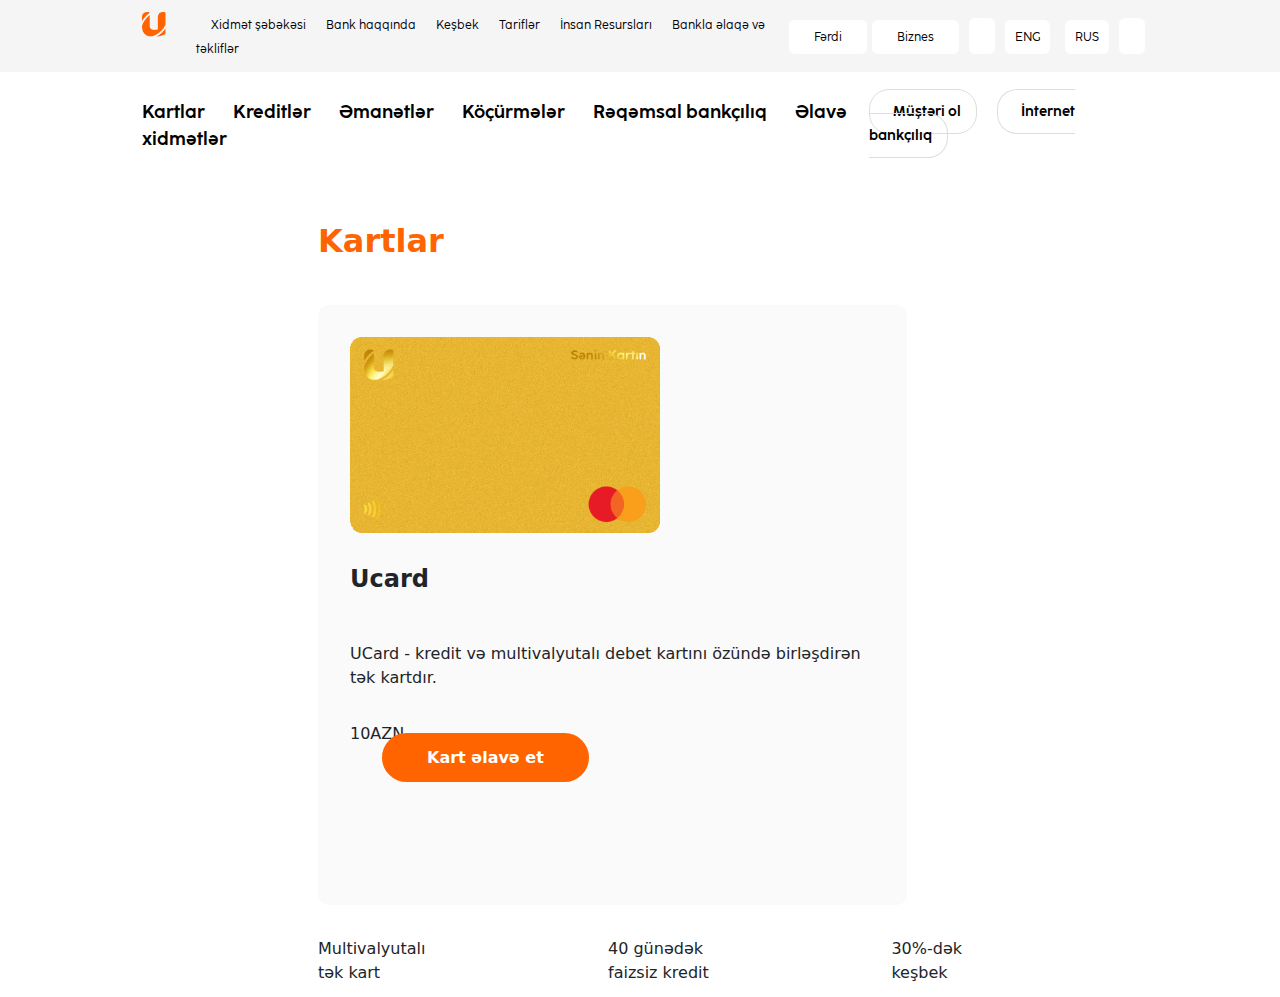
<file: cards.html>
<!DOCTYPE html>
<html lang="en">

<head>
    <meta charset="UTF-8">
    <meta http-equiv="X-UA-Compatible" content="IE=edge">
    <meta name="viewport" content="width=device-width, initial-scale=1.0">
    <title>Debet kartlar / Unibank</title>
    <link rel="icon" href="https://seeklogo.com/images/U/unibank-logo-04080E55D7-seeklogo.com.png">
    <link rel="stylesheet" href="assets/bootstrap.css">
    <link rel="stylesheet" href="assets/style.css">
    <link rel="stylesheet" href="assets/cardstyle.css">
    <link rel="stylesheet" href="https://cdnjs.cloudflare.com/ajax/libs/font-awesome/6.4.0/css/all.min.css"
        integrity="sha512-iecdLmaskl7CVkqkXNQ/ZH/XLlvWZOJyj7Yy7tcenmpD1ypASozpmT/E0iPtmFIB46ZmdtAc9eNBvH0H/ZpiBw=="
        crossorigin="anonymous" referrerpolicy="no-referrer" />
</head>

<body>
    <header>
        <div class="all-top-header">
            <div class="container">
                <div class="top-header">
                    <div class="header-left">
                        <div class="logo">
                            <div class="tab-menu"><i class="fa-solid fa-bars-staggered"></i></div>
                            <a href="index.html"><img src="assets/images/logonew-orange1.webp" alt=""></a>
                            <a class="contact phone-num" href="">
                                <i class=" me-1 phone fa-solid fa-phone"></i> 117
                            </a>
                        </div>
                        <nav>
                            <a href="">Xidmət şəbəkəsi</a>
                            <a href="">Bank haqqında</a>
                            <a href="">Keşbek</a>
                            <a href="">Tariflər</a>
                            <a href="">İnsan Resursları</a>
                            <a href=""> Bankla əlaqə və təkliflər</a>
                        </nav>
                    </div>
                    <div class="header-right">
                        <a href="">Fərdi</a>
                        <a class="biz-nes" href="">Biznes</a>
                        <i class="mode fa-solid fa-sun"></i>
                        <span class="lang">ENG</span>
                        <span class="lang">RUS</span>
                        <i class="search fa-solid fa-magnifying-glass"></i>
                    </div>
                </div>
            </div>
        </div>
        <div class="container">
            <div class="bottom-header">
                <div class="bottom-left">
                    <a href="cards.html">Kartlar</a>
                    <a href="">Kreditlər</a>
                    <a href="">Əmanətlər</a>
                    <a href="">Köçürmələr</a>
                    <a href="">Rəqəmsal bankçılıq</a>
                    <a href="">Əlavə xidmətlər</a>
                </div>
                <div class="bottom-right">
                    <a href=""> <i class="me-2 fa-solid fa-user"></i> Müştəri ol</a>
                    <a href=""><i class="me-2 fa-solid fa-person-walking-arrow-right"></i> İnternet bankçılıq</a>
                </div>
            </div>
        </div>
    </header>

    <section id="Cards">
        <div class="container">
            <div class="credit-cards">
                <div class="credit-heading">
                    <h1>Kartlar</h1>
                </div>
                
                <div class="cr-card">
                    <div class="albali-card">
                        <div class="acard">
                            <img src="assets/images/o_1g04kl6mn107c1a6lc6btp4pfda.webp" alt="">
                        </div>
                        <div class="acard-all">
                            <h4>Ucard</h4>
                            <p class="ds">UCard - kredit və multivalyutalı debet kartını özündə birləşdirən tək kartdır.</p>
                            <div class="price">10AZN</div>
                            <a class="button" href="">Kart əlavə et</a>
                        </div>
                    </div>
                    <div class="description">
                        <div class="file">
                            <div class="icons"><i class="fa-solid fa-file"></i></div>
                            <div class="icon-text">Multivalyutalı <br>tək kart</div>
                        </div>
                        <div class="glass-time">
                            <div class="icons"><i class="fa-solid fa-hourglass-start"></i></div>
                            <div class="icon-text">40 günədək <br>faizsiz kredit</div>
                        </div>
                        <div class="cash">
                            <div class="icons"><i class="fa-solid fa-money-bill"></i></div>
                            <div class="icon-text">30%-dək <br>keşbek</div>
                        </div>
                    </div>
                </div>
                
            </div>
        </div>
    </section>







    <script src="/assets/card.js"></script>
    <script src="assets/app.js"></script>
</body>

</html>
</file>
<file: assets/style.css>
* {
  margin: 0;
  padding: 0;
  box-sizing: border-box;
}

.all-top-header {
  background-color: #F5F5F6;
}

a {
  text-decoration: none;
}

.container {
  padding: 12px 4.5rem;
}

.tab-menu {
  display: none;
}

.contact {
  display: none;
}

a img {
  width: 24px;
}

.top-header {
  display: flex;
  justify-content: space-between;
  align-items: center;
}

.header-left {
  display: flex;
}

.header-right a {
  background-color: white;
  padding: 10px 25px;
  font-size: 12px;
  font-family: CocoSharp;
  color: black;
  border-radius: 6px;
}
.header-right .mode {
  padding: 10px 13px;
  background-color: white;
  margin: 0 5px;
  font-size: 14px;
  border-radius: 6px;
}
.header-right .lang {
  padding: 10px 10px;
  background-color: white;
  margin: 0 5px;
  font-size: 14px;
  border-radius: 6px;
  font-size: 12px;
  font-family: CocoSharp;
  color: black;
}
.header-right .search {
  padding: 10px 13px;
  background-color: white;
  margin: 0 5px;
  font-size: 14px;
  border-radius: 6px;
}

@font-face {
  font-family: CocoBold;
  src: url(/assets/fonts/cocosharp/Coco-Sharp-Bold-trial.ttf);
}
.bottom-header {
  display: flex;
  padding-top: 15px;
  justify-content: space-between;
}
.bottom-header .bottom-left a {
  font-size: 18px;
  color: #000;
  margin-right: 23px;
  font-family: CocoBold;
}
.bottom-header .bottom-right a {
  margin-right: 15px;
  font-size: 14px;
  color: #000;
  font-family: CocoBold;
  border: 1px solid #dedede;
  padding: 13px 15px;
  border-radius: 20px;
}
.bottom-header .bottom-right a i {
  color: #FF6400;
}

@font-face {
  font-family: CocoSharp;
  src: url(/assets/fonts/cocosharp/Coco-Sharp-Regular-trial.ttf);
}
nav {
  margin-left: 30px;
}
nav a {
  margin-left: 15px;
  font-size: 12px;
  font-family: CocoSharp;
  color: black;
}

#Carousel {
  margin-top: 20px;
}
#Carousel h2 {
  text-align: center;
  font-size: 2rem;
  line-height: 3.5;
}
#Carousel .slider {
  position: relative;
  max-width: 73rem;
  height: 28rem;
  margin: 0 auto;
  overflow: hidden;
}
#Carousel .slide {
  position: absolute;
  top: 0;
  width: 100%;
  height: 28rem;
  display: flex;
  align-items: center;
  justify-content: center;
  transition: transform 0.3s;
  background-color: #FF6400;
  border-radius: 7px;
}
#Carousel .slide .banner-img {
  width: 45%;
  height: 100%;
  margin-left: 40px;
  margin-right: 40px;
  display: flex;
  justify-content: center;
  align-items: center;
}
#Carousel .slide .banner-img img {
  width: 35%;
  position: absolute;
  bottom: 0;
  right: auto;
  margin: 0;
  filter: drop-shadow(-70px 20px 40px rgba(0, 0, 0, 0.24));
  box-shadow: none;
}
#Carousel .slide .banner-text {
  width: 50%;
  height: 100%;
  position: relative;
  z-index: 3;
  display: flex;
  flex-direction: column;
  justify-content: center;
}
#Carousel .slide .banner-text .banner-header h1 {
  font-family: CocoBold, Arial;
  font-weight: 800;
  font-size: 34px;
  color: #fff;
  margin-bottom: 20px;
  line-height: normal;
  width: 80%;
}
#Carousel .slide .banner-text .banner-header span {
  width: 80%;
  font-weight: 400;
  font-size: 14px;
  color: #fff;
  margin-bottom: 40px;
  line-height: 25px;
  font-family: Arial;
}
#Carousel .slide .info-button {
  position: absolute;
  bottom: 100px;
}
#Carousel .slide .info-button a {
  color: white;
  border: 1px solid white;
  padding: 10px 30px;
  border-radius: 20px;
  font-weight: bold;
}

#Statics .statics {
  padding: 30px 0;
  display: flex;
  justify-content: space-between;
}
#Statics .statics .statics-box {
  padding: 40px 55px;
  text-align: center;
  background: #FAFAFA;
  border-radius: 10px;
}
#Statics .statics .statics-box .statics-caption {
  line-height: 18px;
  font-size: 18px;
  color: #000;
  font-weight: 800;
  font-family: CocoSharp;
}
#Statics .statics .statics-box .statics-value {
  font-size: 52px;
  line-height: normal;
  color: #FF6400;
  margin-bottom: 20px;
  margin-top: 15px;
  font-weight: 700;
}
#Statics .statics .statics-box .statics-text {
  line-height: 14px;
  font-weight: 400;
  color: #000;
  margin-top: -20px;
  margin-bottom: 45px;
  font-size: 14px;
}
#Statics .statics .statics-box .statics-button {
  background: #FF6400;
  border-radius: 25px;
  padding: 15px 45px;
  box-shadow: 0 10px 10px -10px rgba(255, 107, 0, 0.51);
}
#Statics .statics .statics-box .statics-button a {
  color: white;
  font-weight: 700;
  text-decoration: none;
}

#UCard {
  padding: 35px 0 0;
  position: relative;
}
#UCard .ucard-bar {
  background: #fafafa;
  border-radius: 10px;
  display: flex;
  align-items: center;
}
#UCard .ucard-bar .card-img {
  width: 45%;
  height: 400px;
  position: relative;
}
#UCard .ucard-bar .card-img img {
  height: 495px;
  position: absolute;
  top: -95px;
  right: 0;
}
#UCard .ucard-bar .card-description {
  width: 50%;
  padding-right: 20px;
  padding-left: 70px;
}
#UCard .ucard-bar .card-description .ucard-heading h2 {
  font-family: CocoSharp, Arial;
  font-weight: 800;
  font-size: 28px;
  color: #FF6400;
  margin: 0 0 20px;
}
#UCard .ucard-bar .card-description .ucard-text {
  font-family: "Segoe UI", Tahoma, Geneva, Verdana, sans-serif;
  font-weight: 300;
  font-size: 14px;
  color: #000;
  margin-bottom: 40px;
}
#UCard .ucard-bar .card-description .ucard-buttons .tr-btn {
  border: 1px solid rgba(0, 0, 0, 0.1);
  color: #969696 !important;
  background: 0 0 !important;
  box-shadow: none !important;
  padding: 16px 30px;
}
#UCard .ucard-bar .card-description .ucard-buttons a {
  font-weight: bold;
  color: white;
  background-color: #FF6400;
  padding: 16px 25px;
  border-radius: 26px;
  font-size: 14px;
  margin-right: 10px;
}

#AppBar {
  padding: 35px 0 0;
  position: relative;
}
#AppBar .app-bar {
  background: #fafafa;
  border-radius: 10px;
  display: flex;
  align-items: center;
}
#AppBar .app-bar .appbar-text {
  width: 50%;
  padding-right: 20px;
  padding-left: 70px;
}
#AppBar .app-bar .appbar-text .appbar-heading h1 {
  line-height: 28px;
  font-family: "Segoe UI", Tahoma, Geneva, Verdana, sans-serif;
  font-weight: 800;
  font-size: 28px;
  color: #FF6400;
  margin: 0 0 20px;
}
#AppBar .app-bar .appbar-text .appbar-description {
  margin-bottom: 40px;
}
#AppBar .app-bar .appbar-text .appbar-description span {
  font-family: "Segoe UI", Tahoma, Geneva, Verdana, sans-serif;
  font-weight: 400;
  font-size: 14px;
  color: #000000;
}
#AppBar .app-bar .appbar-text .appbar-svg svg {
  margin-right: 8px;
  width: 135px;
  height: 40px;
}
#AppBar .app-bar .appbar-text .appbar-button {
  margin-top: 30px;
}
#AppBar .app-bar .appbar-text .appbar-button a {
  background-color: #FF6400;
  font-size: 14px;
  color: #fff;
  margin-right: 12px;
  border-radius: 25px;
  font-weight: 700;
  padding: 15px 45px;
  box-shadow: 0 10px 10px -10px rgba(255, 107, 0, 0.51);
  display: inline-block;
}
#AppBar .app-bar .appbar-img {
  width: 45%;
  height: 400px;
  position: relative;
}
#AppBar .app-bar .appbar-img img {
  height: 495px;
  position: absolute;
  top: -95px;
  right: 0;
}

#Exchange {
  padding: 30px 0;
}
#Exchange .exchange {
  overflow: hidden;
  padding: 40px 70px;
  background: #fafafa;
  border-radius: 10px;
}
#Exchange .exchange .exc-heading {
  font-weight: 800;
  font-size: 28px;
  color: #FF6400;
  margin: 0 0 20px;
  font-family: "Segoe UI", Tahoma, Geneva, Verdana, sans-serif;
}
#Exchange .exchange .exc-boxes {
  display: flex;
  justify-content: space-between;
}
#Exchange .exchange .exc-boxes .exc-box {
  position: relative;
  min-height: 1px;
  padding: 50px 62px;
}
#Exchange .exchange .exc-boxes .exc-box .exc-header {
  font-family: "Segoe UI", Tahoma, Geneva, Verdana, sans-serif;
  font-weight: 700;
  font-size: 18px;
  color: #000000;
  padding-bottom: 10px;
}
#Exchange .exchange .exc-boxes .exc-box .exc-date {
  font-size: 12px;
  color: rgba(50, 50, 50, 0.5);
  margin-bottom: 30px;
}
#Exchange .exchange .exc-boxes .exc-box .exc-table table,
#Exchange .exchange .exc-boxes .exc-box .exc-table thead,
#Exchange .exchange .exc-boxes .exc-box .exc-table tr,
#Exchange .exchange .exc-boxes .exc-box .exc-table th {
  border-bottom: 1px solid #D6D9DB;
  padding-bottom: 13px;
  width: 33%;
  font-size: 12px;
  font-weight: 400 !important;
}
#Exchange .exchange .exc-boxes .exc-box .exc-table table,
#Exchange .exchange .exc-boxes .exc-box .exc-table tbody,
#Exchange .exchange .exc-boxes .exc-box .exc-table tr,
#Exchange .exchange .exc-boxes .exc-box .exc-table td {
  width: 33.3333333%;
  padding: 15px 20px;
  white-space: nowrap;
  color: #323232;
  font-weight: 700;
}

#News .all-news {
  text-align: center;
  margin-top: 30px;
  margin-bottom: 30px;
}
#News .all-news a {
  background-color: #FF6400;
  font-size: 14px;
  color: #fff;
  margin-right: 12px;
  border-radius: 25px;
  font-weight: 700;
  padding: 15px 45px;
  box-shadow: 0 10px 10px -10px rgba(255, 107, 0, 0.51);
  display: inline-block;
}
#News .news {
  display: flex;
  gap: 20px;
  line-height: 24px;
  justify-content: baseline;
}
#News .news .news-box {
  background-color: #FAFAFA;
  padding: 20px 20px;
  border-radius: 10px;
  transition: 0.6s;
}
#News .news .news-box:hover {
  background-color: #FF6400;
}
#News .news .news-box:hover .news-heading h4 {
  color: white;
}
#News .news .news-box:hover .news-text p {
  color: white;
}
#News .news .news-box:hover .news-date p {
  color: white;
}
#News .news .news-box .news-heading h4 {
  color: #FF6400;
  font-family: "Segoe UI", Tahoma, Geneva, Verdana, sans-serif;
  font-weight: 600;
  font-size: 18px;
  width: 340px;
}
#News .news .news-box .news-text {
  padding-top: 8px;
}
#News .news .news-box .news-text p {
  font-family: system-ui, -apple-system, BlinkMacSystemFont, "Segoe UI", Roboto, Oxygen, Ubuntu, Cantarell, "Open Sans", "Helvetica Neue", sans-serif;
  font-size: 14px;
  width: 340px;
  font-weight: lighter;
}
#News .news .news-box .news-date {
  padding-top: 1px;
}
#News .news .news-box .news-date p {
  font-family: "Segoe UI", Tahoma, Geneva, Verdana, sans-serif;
  line-height: 12px;
  font-weight: 400;
  font-size: 12px;
  color: rgba(50, 50, 50, 0.5);
  margin-top: 15px;
}

#Network {
  margin-bottom: 70px;
}
#Network .network-location {
  display: flex;
  justify-content: space-between;
}
#Network .network-location .net-left {
  display: flex;
  justify-content: end;
  background-color: #FAFAFA;
  padding: 10px 10px;
  border-radius: 10px;
}
#Network .network-location .net-left .net-text p {
  font-family: system-ui, -apple-system, BlinkMacSystemFont, "Segoe UI", Roboto, Oxygen, Ubuntu, Cantarell, "Open Sans", "Helvetica Neue", sans-serif;
  width: 400px;
}
#Network .network-location .net-left .net-button a {
  background-color: #FF6400;
  font-size: 14px;
  color: #fff;
  margin-right: 12px;
  border-radius: 25px;
  font-weight: 700;
  padding: 15px 45px;
  box-shadow: 0 10px 10px -10px rgba(255, 107, 0, 0.51);
  display: inline-block;
}
#Network .net-right {
  border-radius: 10px;
  padding: 30px 50px;
  background-color: #FAFAFA;
}
#Network .net-right .net-button a {
  background-color: #FF6400;
  font-size: 14px;
  color: #fff;
  margin-right: 12px;
  border-radius: 25px;
  font-weight: 700;
  padding: 15px 45px;
  box-shadow: 0 10px 10px -10px rgba(255, 107, 0, 0.51);
  display: inline-block;
}

button {
  background: none;
  border: none;
}

button .fas {
  color: rgba(255, 255, 255, 0.5);
}

.btn-slide {
  position: absolute;
  top: 50%;
  z-index: 10;
  height: 5.5rem;
  width: 5.5rem;
  cursor: pointer;
}

.prev {
  left: 3rem;
  transform: translate(-50%, -50%);
}

.next {
  right: 3rem;
  transform: translate(50%, -50%);
}

.dots-container {
  display: flex;
  justify-content: center;
  align-items: center;
  position: relative;
}

.dot {
  width: 7px;
  height: 7px;
  margin: 15px 10px;
  border-radius: 0.5rem;
  background: rgba(39, 39, 39, 0.5);
  cursor: pointer;
}

.dot.active {
  background: #FF6400;
}

.footer-menu {
  display: flex;
  justify-content: space-between;
}
.footer-menu .menu-box .m-boxes {
  margin-bottom: 10px;
}
.footer-menu .menu-box .first-child {
  font-size: 14px;
  font-family: CocoBold;
  color: black;
}
.footer-menu .menu-box a {
  font-size: 12px;
  font-family: CocoSharp;
  color: black;
}

.bottom-footer hr {
  height: 0.3px;
}

.social-menu {
  padding: 30px 0px 20px;
}
.social-menu a i {
  font-size: 13px;
  color: white;
  background-color: #a5a5a5;
  padding: 7px 7px;
  border-radius: 20px;
  margin-right: 15px;
}
.social-menu a .mob {
  background-color: #FF6400;
}

.footer-copyright {
  display: flex;
  justify-content: space-between;
  align-items: center;
}

.copyright-head {
  margin-bottom: 10px;
}
.copyright-head span {
  font-size: 13px;
  font-family: Arial, Helvetica, sans-serif;
  color: black;
  font-weight: 500;
}

.copyright-text {
  font-size: 12px;
  font-family: Arial, Helvetica, sans-serif;
  color: black;
}

.sponsor-company img {
  width: 70px;
  margin-right: 30px;
}

@media only screen and (max-width: 600px) {
  .container {
    padding: 20px 1rem;
  }
  nav {
    display: none;
  }
  .bottom-header {
    display: none;
  }
  .all-top-header {
    background-color: #fff;
  }
  .header-right {
    display: none;
  }
  .top-header {
    display: inline;
  }
  .header-left {
    display: inline;
  }
  .tab-menu {
    display: block;
  }
  .contact {
    display: block;
  }
  a {
    text-decoration: none;
  }
  .logo {
    display: flex;
    justify-content: space-between;
    align-items: center;
  }
  .logo a {
    display: block;
  }
  .logo a img {
    width: 28px;
  }
  .logo .phone-num {
    color: black;
    font-size: 14px;
    font-weight: 600;
    background-color: #F5F5F6;
    padding: 12px 23px;
    border-radius: 30px;
  }
  .logo .phone {
    color: #FF6400;
    font-size: 18px;
  }
  .logo .tab-menu i {
    font-size: 18px;
    background-color: #F5F5F6;
    padding: 15px 15px;
    border-radius: 30px;
  }
  #Carousel .slider {
    padding-left: 15px;
    padding-right: 15px;
  }
  #Carousel .slider .slide {
    flex-direction: column-reverse;
  }
  #Carousel .slider .slide .banner-text .banner-header {
    color: red;
  }
  .footer-menu {
    display: none;
  }
  .social-menu a {
    text-align: center;
  }
  .footer-copyright {
    flex-direction: column-reverse;
  }
  .footer-copyright .sponsor-company .sponsor-company {
    flex-direction: column;
  }
  .footer-copyright .sponsor-company .sponsor-company img {
    width: 70px;
  }
}/*# sourceMappingURL=style.css.map */
</file>
<file: assets/cardstyle.css>
* {
  margin: 0;
  padding: 0;
  box-sizing: border-box;
}

.credit-cards {
  padding: 0 11rem;
}
.credit-cards .albali-card {
  margin-bottom: 2.5rem;
  padding: 2rem;
  background-color: #fafafa;
  border-radius: 10px;
  margin-bottom: 2rem;
  width: 589px;
  height: 600px;
  border: none;
}
.credit-cards h1 {
  margin-bottom: 3rem;
  line-height: 32px;
  margin-top: 3rem;
  color: #FF6400;
  font-size: 32px;
  font-weight: 800;
}

.description {
  display: flex;
  justify-content: space-between;
}

.albali-card img {
  width: 310px;
  border-radius: 11px;
  margin-bottom: 2rem;
}
.albali-card h4 {
  margin-bottom: 3rem;
  font-weight: 800;
  font-size: 24px;
}
.albali-card a {
  color: #fff !important;
  font-weight: 700;
  margin-left: 2rem;
  line-height: 20px;
  background: #FF6400 !important;
  border-radius: 25px;
  padding: 15px 45px;
  text-decoration: none;
}
.albali-card p {
  margin-bottom: 2rem;
}/*# sourceMappingURL=cardstyle.css.map */
</file>
